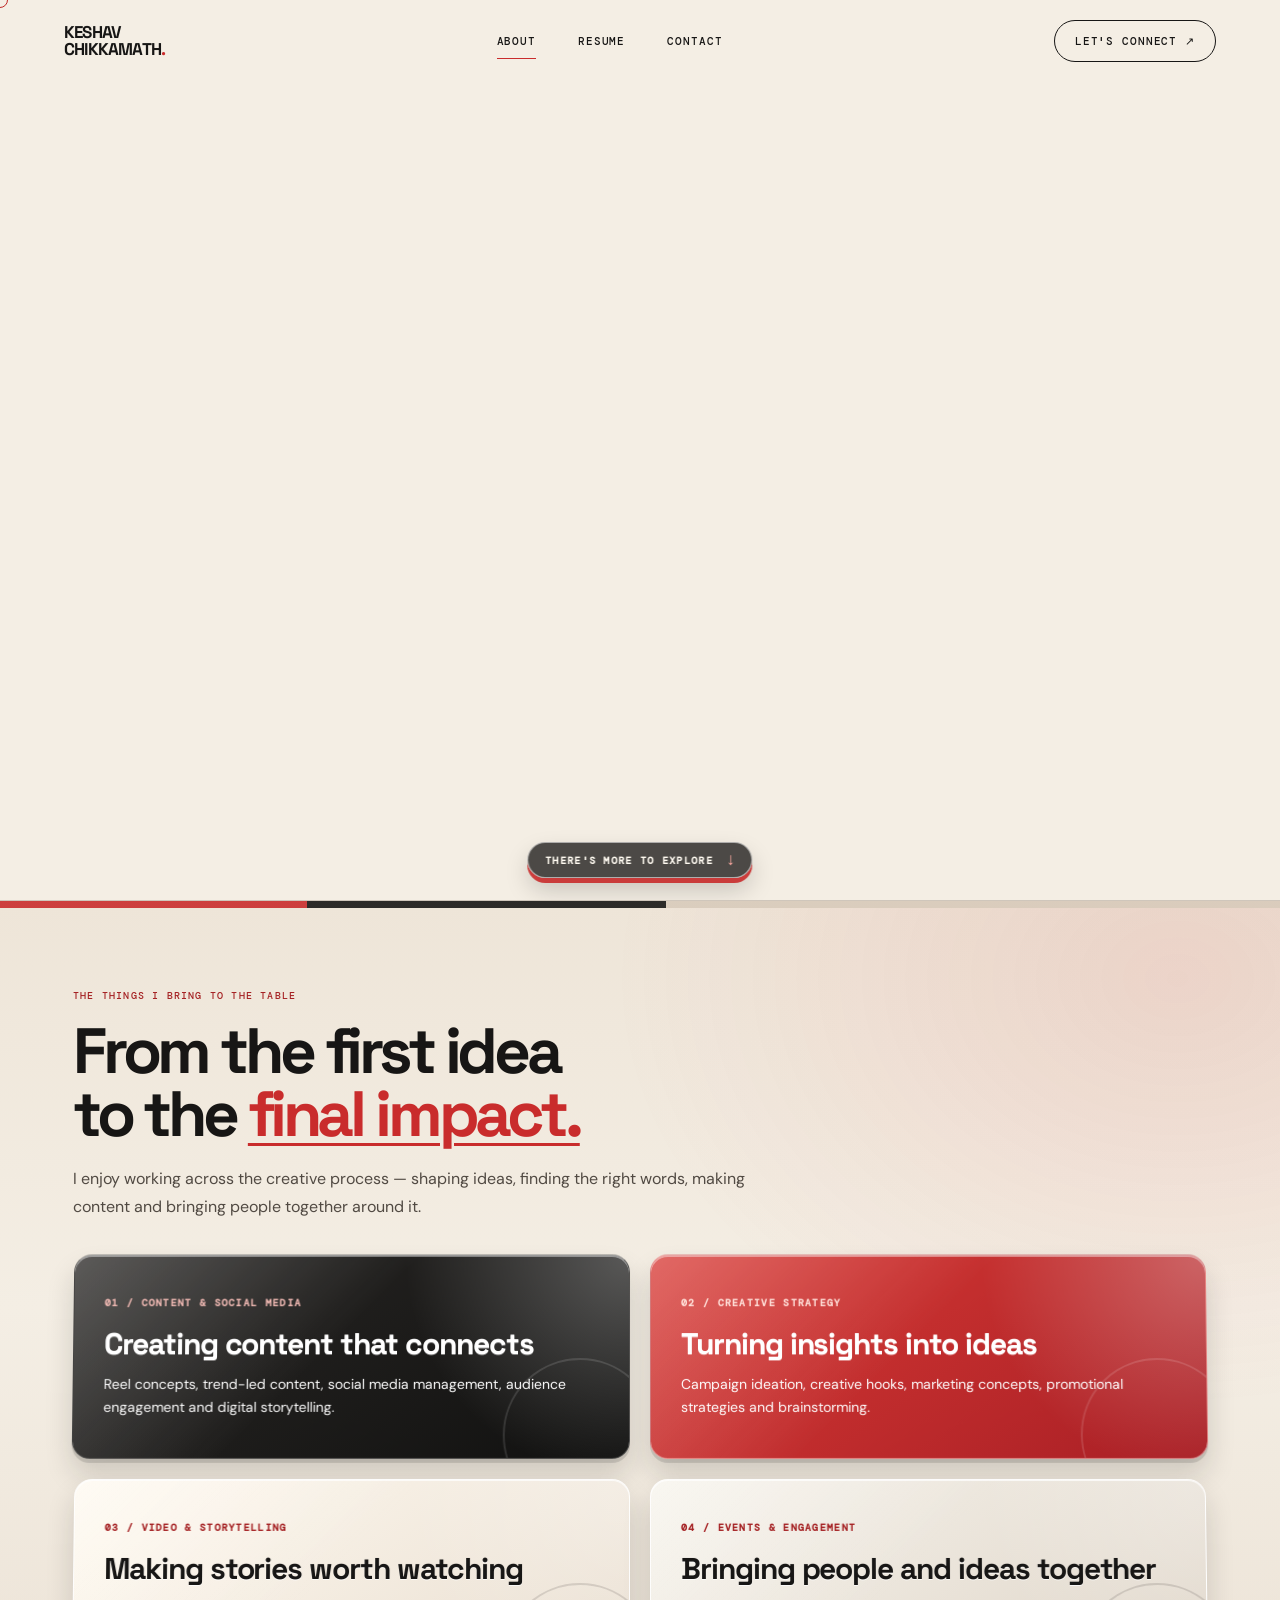
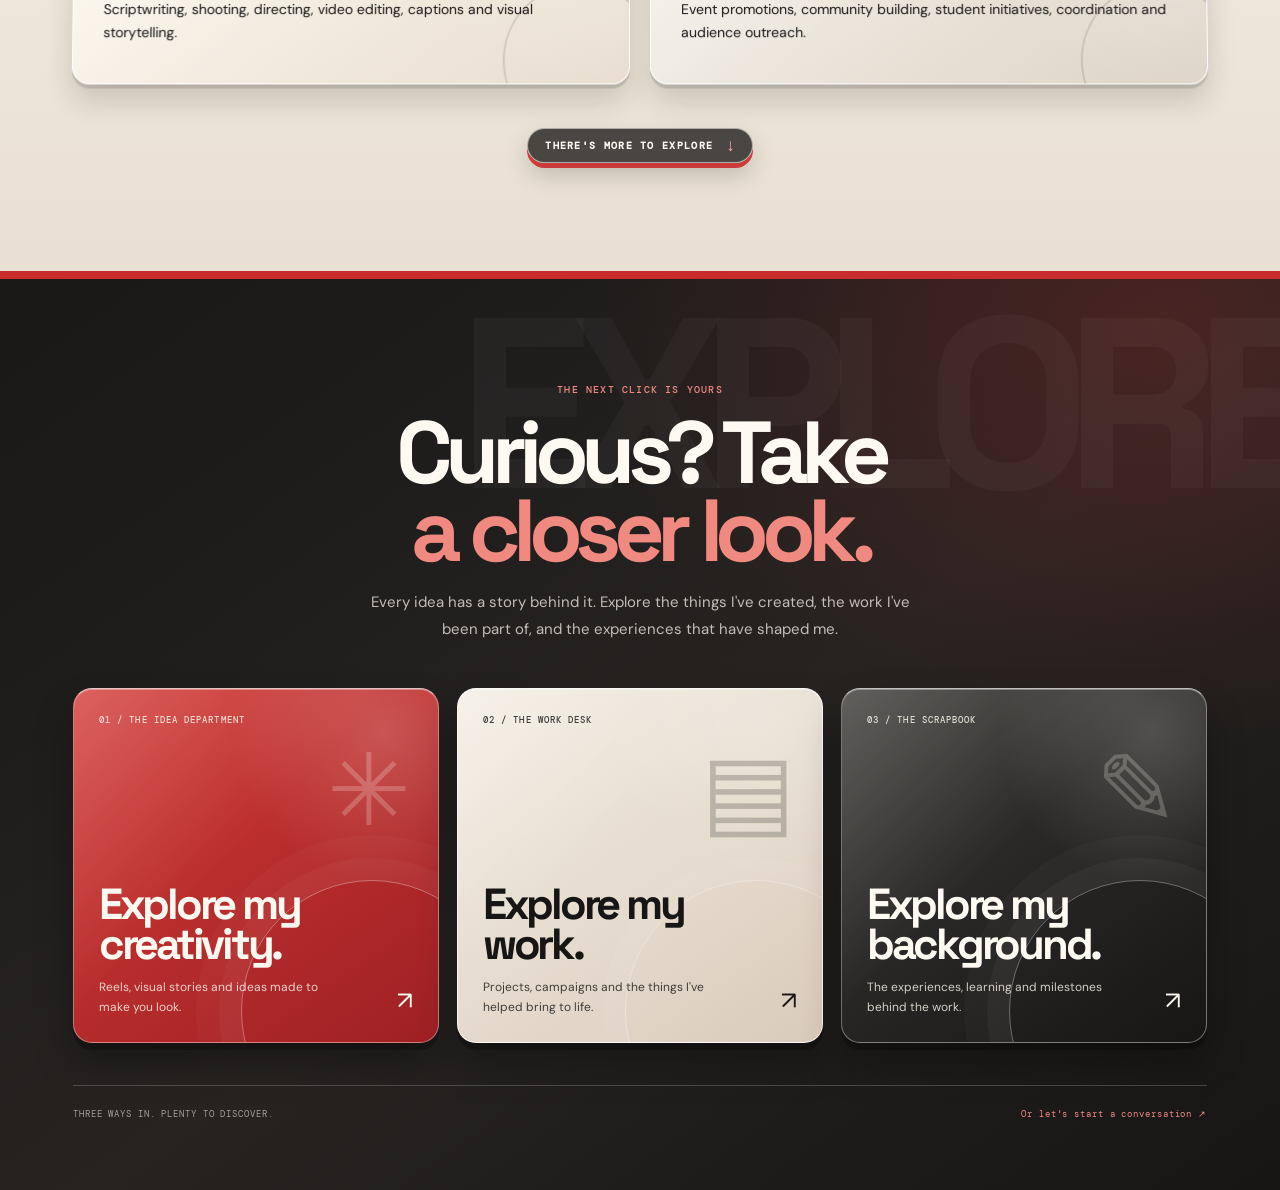
<file: index.html>
<!doctype html>
<html lang="en">
<head>
  <meta charset="utf-8"><meta name="viewport" content="width=device-width,initial-scale=1">
  <meta name="description" content="Keshav Chikkamath — Content Marketer, Brand Storyteller and aspiring Ad Filmmaker.">
  <meta name="theme-color" content="#f4eee4">
  <title>Keshav Chikkamath — Ideas. Impact. Inspiration.</title>
  <link rel="stylesheet" href="styles.css?v=20261125-visual-thread">
</head>
<body class="home-page">
  <div class="cursor-dot" aria-hidden="true"></div>
  <header class="site-header">
    <a class="wordmark" href="index.html">KESHAV<br>CHIKKAMATH<span>.</span></a>
    <nav aria-label="Main navigation">
      <a class="active" href="index.html">About</a><a href="resume.html">Resume</a><a href="contact.html">Contact</a>
    </nav>
    <button class="menu-toggle" aria-label="Toggle menu" aria-expanded="false">☰</button>
    <a class="header-cta" href="contact.html">Let's connect ↗</a>
  </header>

  <main>
  <section class="hero-stage video-hero">

    <video
      id="heroVideo"
      class="hero-video"
      autoplay
      muted
      loop
      playsinline
      preload="auto"
    >
      <source
        src="./Man_typing_on_laptop_71f9d0cd_1080p.mp4"
        type="video/mp4"
      >
    </video>

    <button class="hotspot video-hotspot brain-hotspot"
      data-href="creativity.html"
      data-sound
      aria-label="See my creativity">
      <span class="hotspot-label">See my creativity ↗</span>
    </button>

    <button class="hotspot video-hotspot laptop-hotspot"
      data-href="work.html"
      data-sound
      aria-label="See my work">
      <span class="hotspot-label">See my work ↗</span>
    </button>

    <button class="hotspot video-hotspot bag-hotspot"
      data-href="journey.html"
      data-sound
      aria-label="See my background">
      <span class="hotspot-label">See my background ↗</span>
    </button>

    <a class="scroll-invitation" href="#expertise" aria-label="Scroll down to explore my expertise">
      <span>There's more to explore</span>
      <span class="scroll-arrow" aria-hidden="true">↓</span>
    </a>

  </section>
  <section class="expertise-section" id="expertise">
    <div class="expertise-heading">
      <p class="eyebrow">THE THINGS I BRING TO THE TABLE</p>
      <h2>From the first idea<br>to the <em>final impact.</em></h2>
      <p>I enjoy working across the creative process — shaping ideas, finding the right words, making content and bringing people together around it.</p>
    </div>
    <div class="expertise-grid">
      <article class="expertise-card expertise-pink"><span>01 / CONTENT &amp; SOCIAL MEDIA</span><h3>Creating content that connects</h3><p>Reel concepts, trend-led content, social media management, audience engagement and digital storytelling.</p></article>
      <article class="expertise-card expertise-blue"><span>02 / CREATIVE STRATEGY</span><h3>Turning insights into ideas</h3><p>Campaign ideation, creative hooks, marketing concepts, promotional strategies and brainstorming.</p></article>
      <article class="expertise-card expertise-yellow"><span>03 / VIDEO &amp; STORYTELLING</span><h3>Making stories worth watching</h3><p>Scriptwriting, shooting, directing, video editing, captions and visual storytelling.</p></article>
      <article class="expertise-card expertise-lilac"><span>04 / EVENTS &amp; ENGAGEMENT</span><h3>Bringing people and ideas together</h3><p>Event promotions, community building, student initiatives, coordination and audience outreach.</p></article>
    </div>
    <div class="expertise-next">
      <a class="scroll-invitation expertise-scroll" href="#explore-more" aria-label="Continue to explore my work">
        <span>There's more to explore</span>
        <span class="scroll-arrow" aria-hidden="true">↓</span>
      </a>
    </div>
  </section>

  <section class="explore-section" id="explore-more">
    <div class="explore-heading">
      <p class="eyebrow">THE NEXT CLICK IS YOURS</p>
      <h2>Curious? Take<br><em>a closer look.</em></h2>
      <p>Every idea has a story behind it. Explore the things I've created, the work I've been part of, and the experiences that have shaped me.</p>
    </div>
    <div class="explore-grid">
      <a class="explore-card explore-creative" href="creativity.html">
        <span class="explore-index">01 / THE IDEA DEPARTMENT</span>
        <span class="explore-symbol" aria-hidden="true">✳</span>
        <span class="explore-copy"><strong>Explore my<br>creativity.</strong><small>Reels, visual stories and ideas made to make you look.</small></span>
        <span class="explore-arrow" aria-hidden="true">↗</span>
      </a>
      <a class="explore-card explore-work" href="work.html">
        <span class="explore-index">02 / THE WORK DESK</span>
        <span class="explore-symbol" aria-hidden="true">▤</span>
        <span class="explore-copy"><strong>Explore my<br>work.</strong><small>Projects, campaigns and the things I've helped bring to life.</small></span>
        <span class="explore-arrow" aria-hidden="true">↗</span>
      </a>
      <a class="explore-card explore-background" href="journey.html">
        <span class="explore-index">03 / THE SCRAPBOOK</span>
        <span class="explore-symbol" aria-hidden="true">✎</span>
        <span class="explore-copy"><strong>Explore my<br>background.</strong><small>The experiences, learning and milestones behind the work.</small></span>
        <span class="explore-arrow" aria-hidden="true">↗</span>
      </a>
    </div>
    <div class="explore-footer-note"><span>THREE WAYS IN. PLENTY TO DISCOVER.</span><a href="contact.html">Or let's start a conversation ↗</a></div>
  </section>
  </main>
  <script src="script.js"></script>
</body>
</html>
</file>
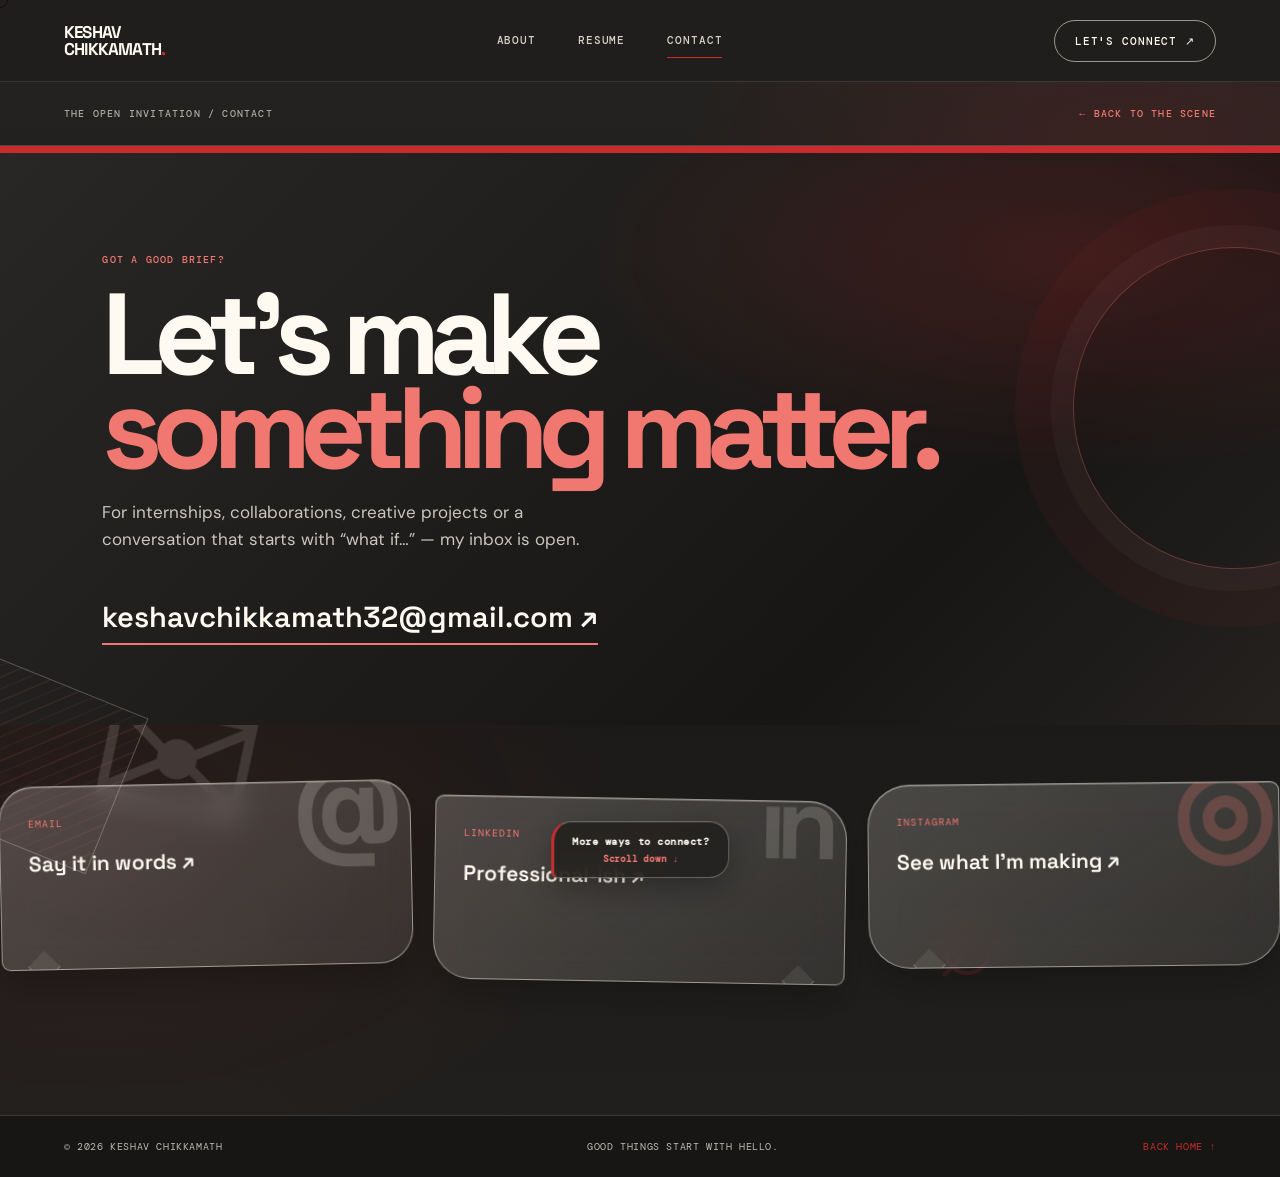
<file: contact.html>
<!doctype html>
<html lang="en"><head><meta charset="utf-8"><meta name="viewport" content="width=device-width,initial-scale=1"><meta name="description" content="Contact Keshav Chikkamath for creative projects and opportunities."><title>Contact — Keshav Chikkamath</title><link rel="stylesheet" href="styles.css?v=20261125-contact-red-hover"></head>
<body class="portfolio-inner-body"><div class="cursor-dot" aria-hidden="true"></div>
<header class="site-header"><a class="wordmark" href="index.html">KESHAV<br>CHIKKAMATH<span>.</span></a><nav aria-label="Main navigation"><a href="index.html">About</a><a href="resume.html">Resume</a><a class="active" href="contact.html">Contact</a></nav><button class="menu-toggle" aria-label="Toggle menu" aria-expanded="false">☰</button><a class="header-cta" href="mailto:keshavchikkamath32@gmail.com">Let's connect ↗</a></header>
<main class="inner-page contact-page">
  <div class="contact-orbitals" aria-hidden="true"><span class="contact-symbol phone-symbol">☎</span><span class="contact-symbol mail-symbol">✉</span><span class="contact-symbol phone-small">⌕</span><span class="contact-symbol mail-small">＠</span></div>
  <div class="page-topline"><span>THE OPEN INVITATION / CONTACT</span><a href="index.html">← Back to the scene</a></div>
  <section class="contact-hero"><p class="eyebrow">GOT A GOOD BRIEF?</p><h1>Let's make<br><em>something matter.</em></h1><p>For internships, collaborations, creative projects or a conversation that starts with “what if…” — my inbox is open.</p><a class="email-big" href="mailto:keshavchikkamath32@gmail.com">keshavchikkamath32@gmail.com ↗</a></section>
  <a class="contact-scroll-prompt" href="#contact-options">More ways to connect? <span>Scroll down ↓</span></a>
  <section class="contact-links" id="contact-options"><a href="mailto:keshavchikkamath32@gmail.com"><span>EMAIL</span><b>Say it in words ↗</b></a><a href="https://www.linkedin.com/in/keshav-chikkamath-411892360/" target="_blank" rel="noopener"><span>LINKEDIN</span><b>Professional-ish ↗</b></a><a href="https://www.instagram.com/keshav_chikkamath/" target="_blank" rel="noopener"><span>INSTAGRAM</span><b>See what I'm making ↗</b></a></section>
</main><footer class="site-footer"><span>© <span data-year></span> Keshav Chikkamath</span><span>Good things start with hello.</span><a href="index.html">Back home ↑</a></footer><script src="script.js"></script></body></html>
</file>
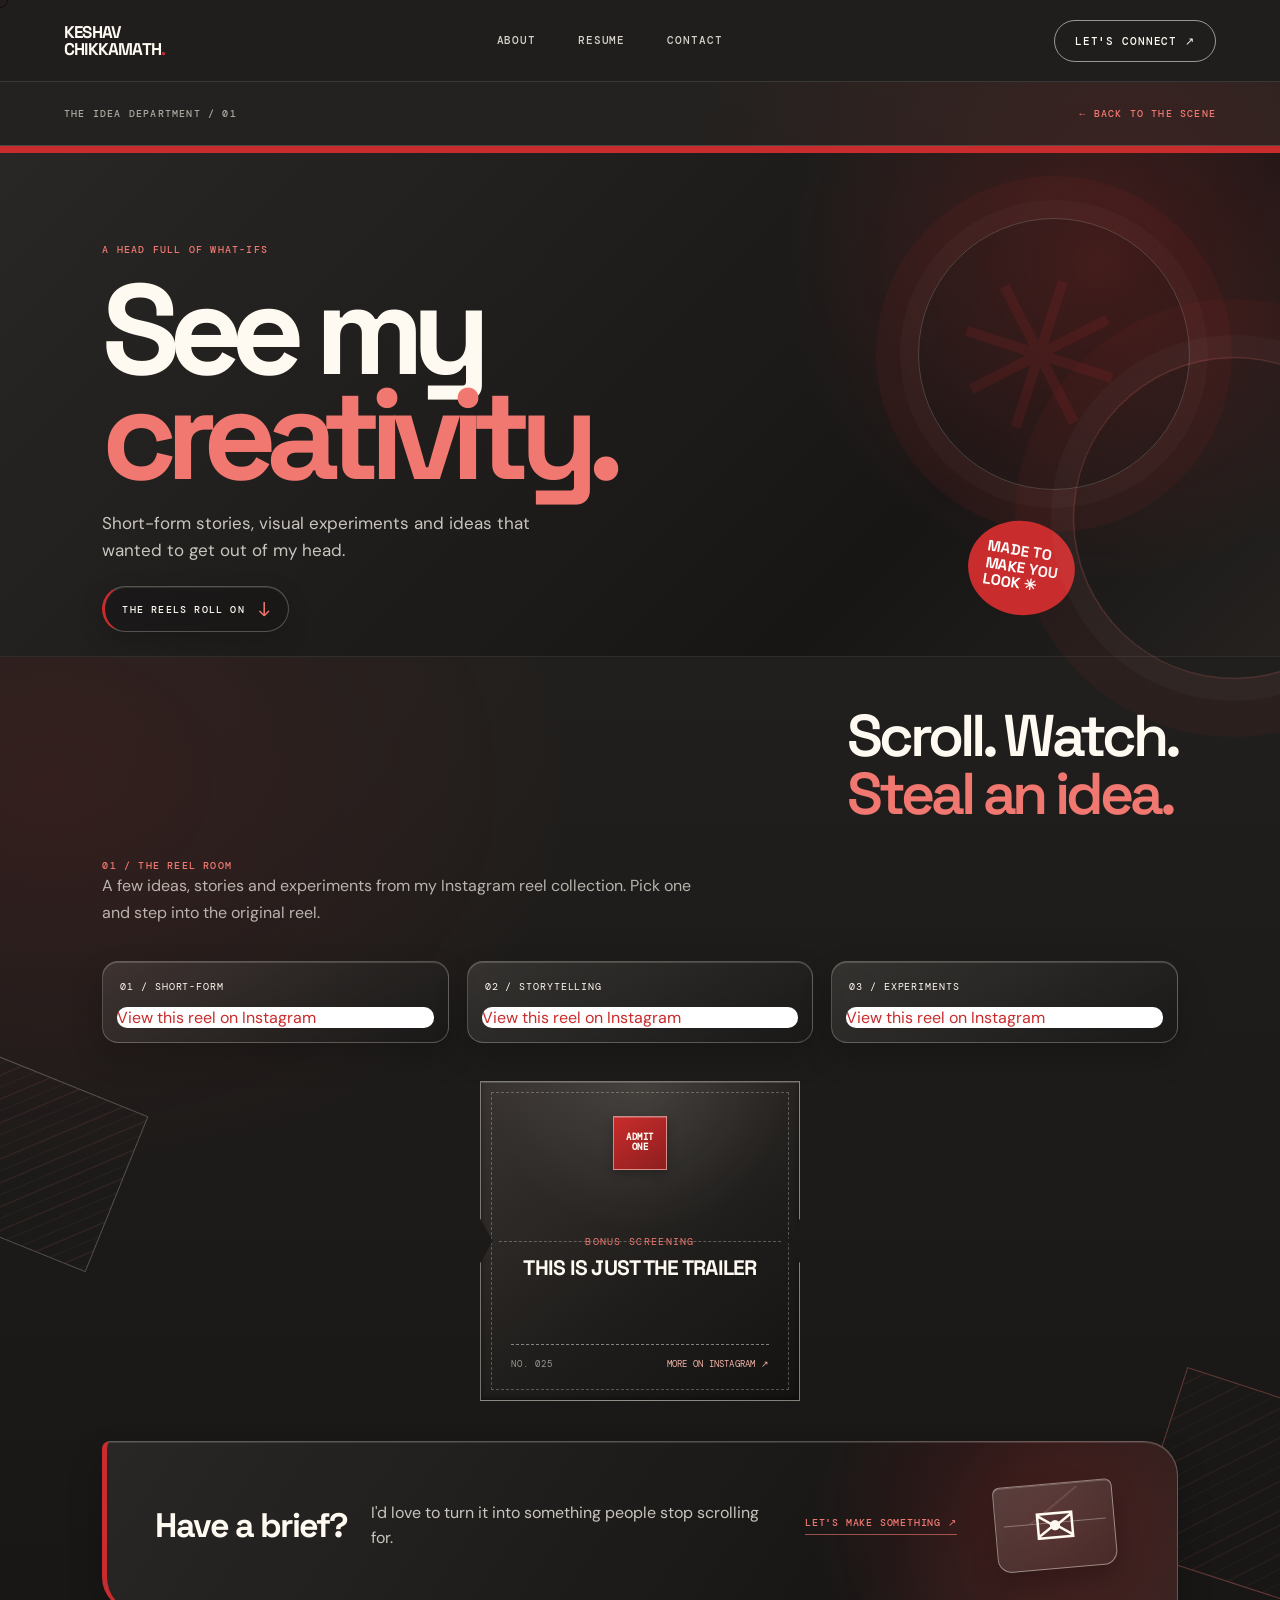
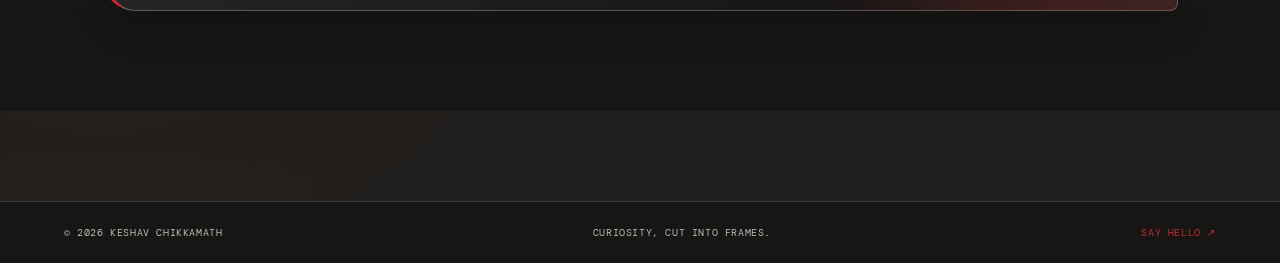
<file: creativity.html>
<!doctype html>
<html lang="en"><head><meta charset="utf-8"><meta name="viewport" content="width=device-width,initial-scale=1"><meta name="description" content="Creative work, reels and ideas by Keshav Chikkamath."><title>See My Creativity — Keshav Chikkamath</title><link rel="stylesheet" href="styles.css?v=20261125-square-ticket"></head>
<body class="portfolio-inner-body"><div class="cursor-dot" aria-hidden="true"></div>
<header class="site-header"><a class="wordmark" href="index.html">KESHAV<br>CHIKKAMATH<span>.</span></a><nav aria-label="Main navigation"><a href="index.html">About</a><a href="resume.html">Resume</a><a href="contact.html">Contact</a></nav><button class="menu-toggle" aria-label="Toggle menu" aria-expanded="false">☰</button><a class="header-cta" href="contact.html">Let's connect ↗</a></header>
<main class="inner-page creativity-page">
  <div class="page-topline"><span>THE IDEA DEPARTMENT / 01</span><a href="index.html">← Back to the scene</a></div>
  <section class="page-hero creative-hero"><p class="eyebrow">A HEAD FULL OF WHAT-IFS</p><h1>See my<br><em>creativity.</em></h1><p>Short-form stories, visual experiments and ideas that wanted to get out of my head.</p><div class="sticker">MADE TO<br>MAKE YOU<br>LOOK ✳</div><a class="page-scroll-cue" href="#reel-room" aria-label="Scroll to the reels">The Reels Roll On <span>↓</span></a></section>
  <section class="content-section" id="reel-room">
    <div class="section-heading"><div class="section-kicker">01 / THE REEL ROOM</div><h2>Scroll. Watch.<br><span>Steal an idea.</span></h2></div>
    <p class="section-intro">A few ideas, stories and experiments from my Instagram reel collection. Pick one and step into the original reel.</p>
    <div class="reel-grid reel-embed-grid">
      <article class="reel-tile reel-one reel-embed-card">
        <span class="reel-tag">01 / SHORT-FORM</span>
        <blockquote class="instagram-media" data-instgrm-permalink="https://www.instagram.com/reel/Df1xe6HPngt/" data-instgrm-version="14">
          <a href="https://www.instagram.com/reel/Df1xe6HPngt/?evlk=MWNra3trMGZtb256Mg==" target="_blank" rel="noopener noreferrer">View this reel on Instagram</a>
        </blockquote>
      </article>
      <article class="reel-tile reel-two reel-embed-card">
        <span class="reel-tag">02 / STORYTELLING</span>
        <blockquote class="instagram-media" data-instgrm-permalink="https://www.instagram.com/reel/DQKGvNmjykV/" data-instgrm-version="14">
          <a href="https://www.instagram.com/reel/DQKGvNmjykV/?hvrq=NWM3dDk5c3oxajZ0" target="_blank" rel="noopener noreferrer">View this reel on Instagram</a>
        </blockquote>
      </article>
      <article class="reel-tile reel-three reel-embed-card">
        <span class="reel-tag">03 / EXPERIMENTS</span>
        <blockquote class="instagram-media" data-instgrm-permalink="https://www.instagram.com/reel/DXwi8I1sDtD/" data-instgrm-version="14">
          <a href="https://www.instagram.com/reel/DXwi8I1sDtD/?bqrl=MWkydno4OGJ2MXdyaw==" target="_blank" rel="noopener noreferrer">View this reel on Instagram</a>
        </blockquote>
      </article>
    </div>
    <script async src="https://www.instagram.com/embed.js"></script>
    <a class="movie-ticket" href="https://www.instagram.com/keshav_chikkamath/" target="_blank" rel="noopener noreferrer" aria-label="This is just the trailer. More on Instagram."><span class="ticket-admit">ADMIT<br>ONE</span><span class="ticket-main"><span class="ticket-kicker">BONUS SCREENING</span><span class="ticket-title">THIS IS JUST THE TRAILER</span></span><span class="ticket-stub"><span class="ticket-serial">NO. 025</span><span class="ticket-cta">MORE ON INSTAGRAM ↗</span></span></a>
    <div class="note-card mailbox-note"><strong>Have a brief?</strong><span>I'd love to turn it into something people stop scrolling for.</span><a href="mailto:keshavchikkamath32@gmail.com">Let's make something ↗</a><span class="mailbox-mark" aria-hidden="true">✉</span></div>
  </section>
</main>
<footer class="site-footer"><span>© <span data-year></span> Keshav Chikkamath</span><span>Curiosity, cut into frames.</span><a href="contact.html">Say hello ↗</a></footer><script src="script.js"></script></body></html>
</file>
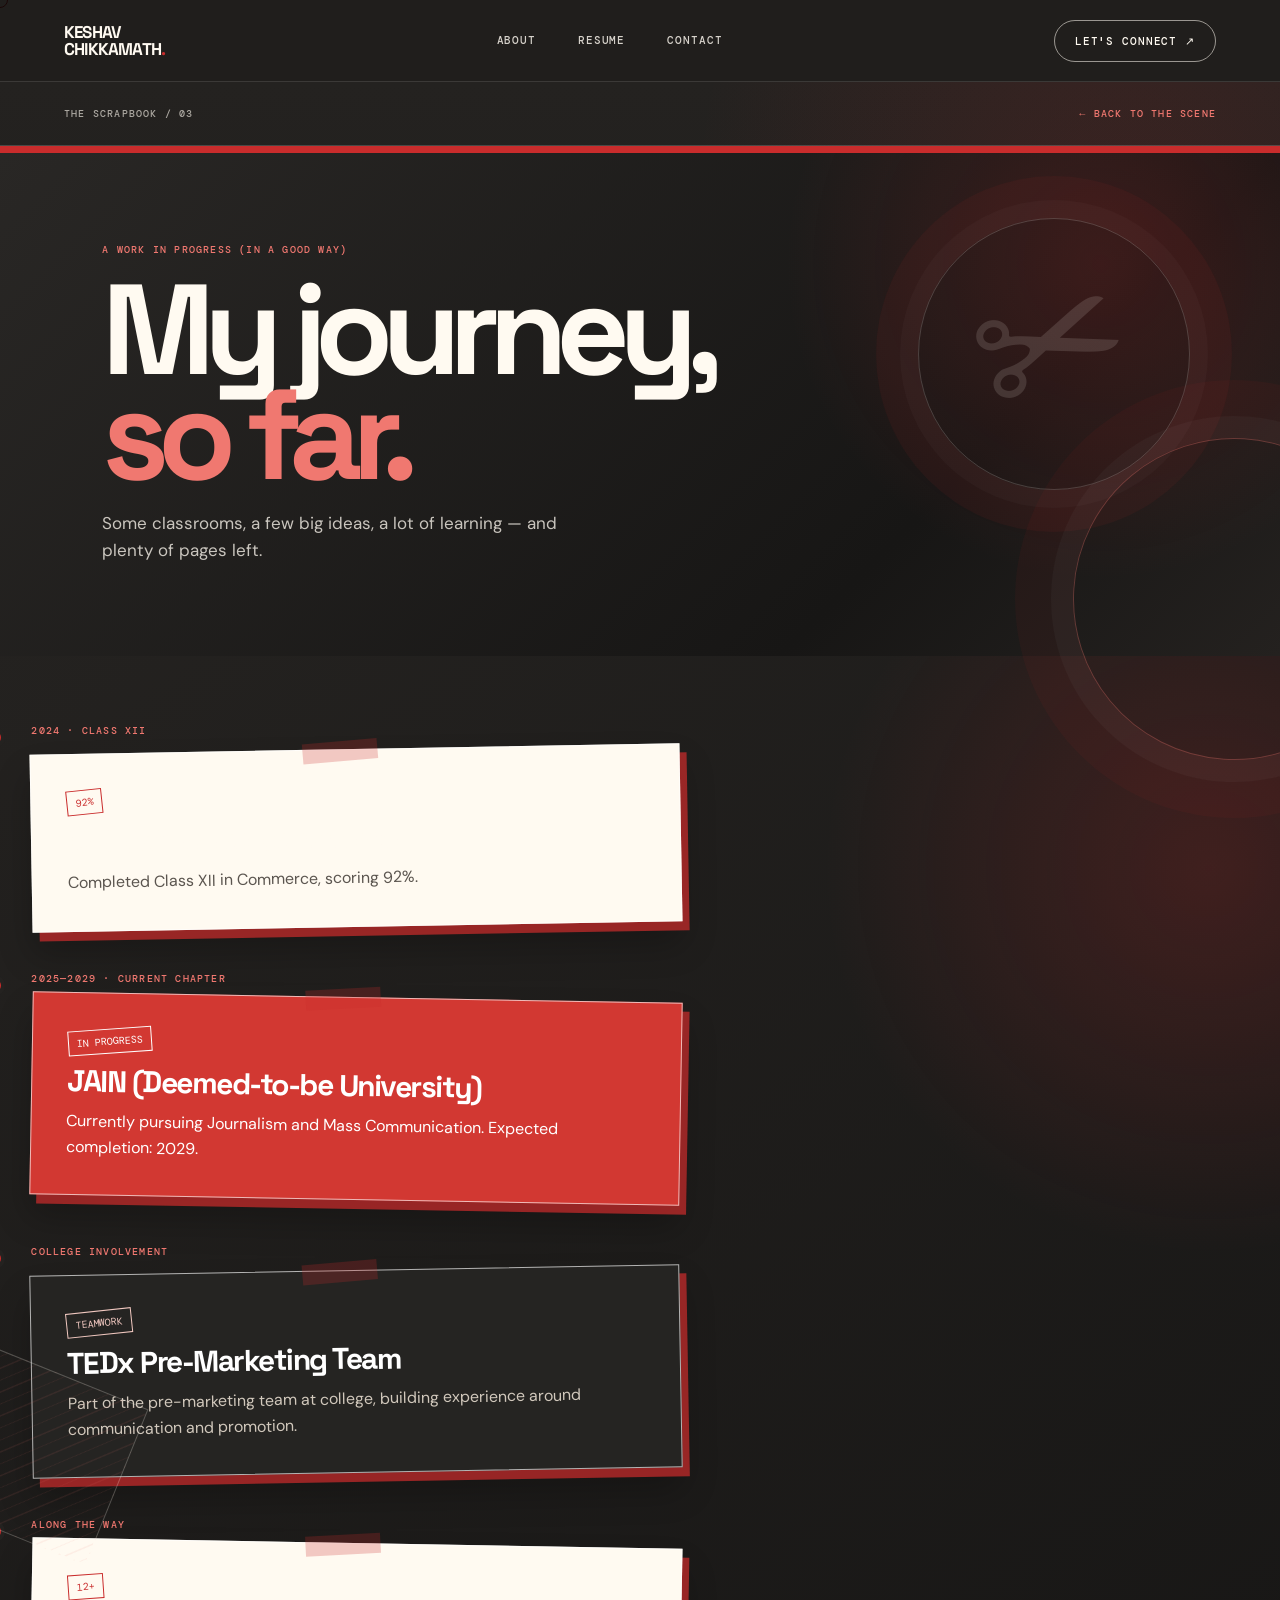
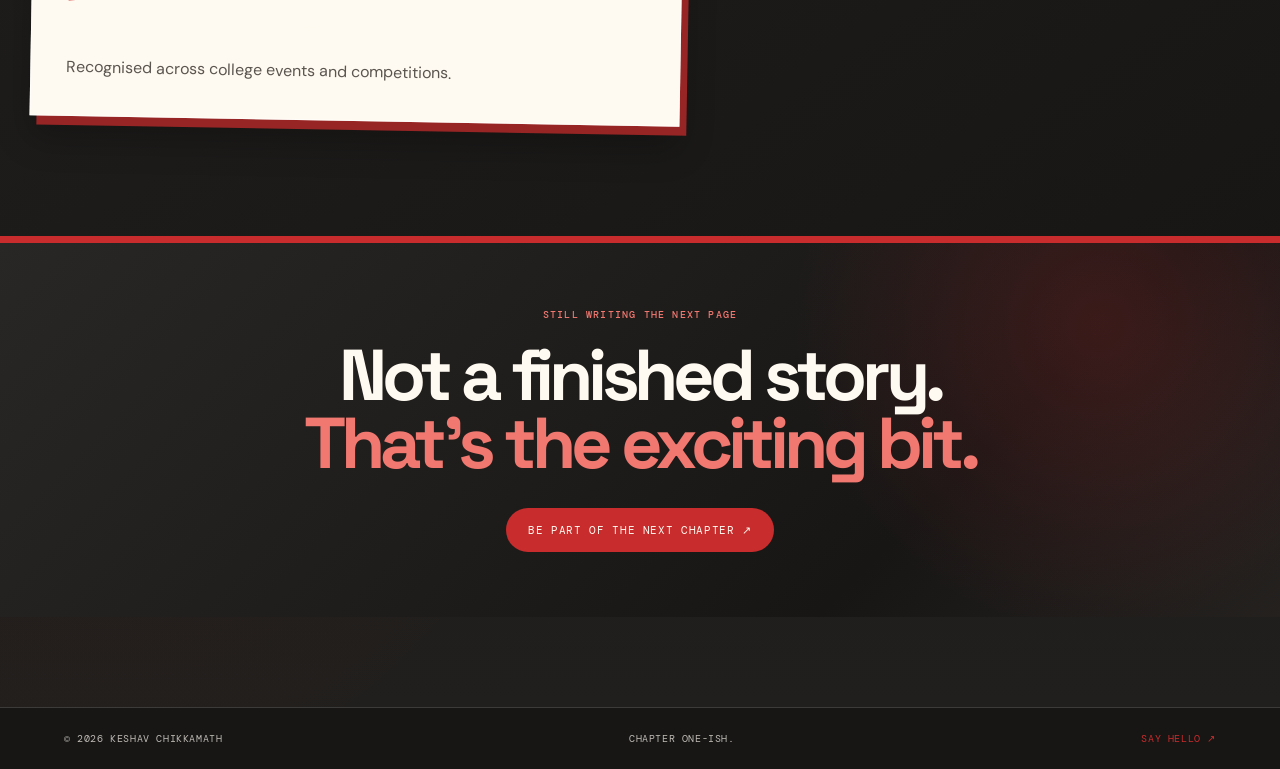
<file: journey.html>
<!doctype html>
<html lang="en"><head><meta charset="utf-8"><meta name="viewport" content="width=device-width,initial-scale=1"><meta name="description" content="Education and personal journey of Keshav Chikkamath."><title>My Journey — Keshav Chikkamath</title><link rel="stylesheet" href="styles.css?v=20261125-readability-fix"></head>
<body class="portfolio-inner-body"><div class="cursor-dot" aria-hidden="true"></div>
<header class="site-header"><a class="wordmark" href="index.html">KESHAV<br>CHIKKAMATH<span>.</span></a><nav aria-label="Main navigation"><a href="index.html">About</a><a href="resume.html">Resume</a><a href="contact.html">Contact</a></nav><button class="menu-toggle" aria-label="Toggle menu" aria-expanded="false">☰</button><a class="header-cta" href="contact.html">Let's connect ↗</a></header>
<main class="inner-page">
  <div class="page-topline"><span>THE SCRAPBOOK / 03</span><a href="index.html">← Back to the scene</a></div>
  <section class="page-hero journey-hero"><p class="eyebrow">A WORK IN PROGRESS (IN A GOOD WAY)</p><h1>My journey,<br><em>so far.</em></h1><p>Some classrooms, a few big ideas, a lot of learning — and plenty of pages left.</p></section>
  <section class="timeline">
    <article class="timeline-item"><span class="timeline-date">2024 · CLASS XII</span><div class="timeline-paper"><span class="paper-stamp">92%</span><h2>KLE College of Commerce</h2><p>Completed Class XII in Commerce, scoring 92%.</p><span class="tape"></span></div></article>
    <article class="timeline-item"><span class="timeline-date">2025—2029 · CURRENT CHAPTER</span><div class="timeline-paper paper-red"><span class="paper-stamp">IN PROGRESS</span><h2>JAIN (Deemed-to-be University)</h2><p>Currently pursuing Journalism and Mass Communication. Expected completion: 2029.</p><span class="tape"></span></div></article>
    <article class="timeline-item"><span class="timeline-date">COLLEGE INVOLVEMENT</span><div class="timeline-paper paper-dark"><span class="paper-stamp">TEAMWORK</span><h2>TEDx Pre-Marketing Team</h2><p>Part of the pre-marketing team at college, building experience around communication and promotion.</p><span class="tape"></span></div></article>
    <article class="timeline-item"><span class="timeline-date">ALONG THE WAY</span><div class="timeline-paper"><span class="paper-stamp">12+</span><h2>Awards & recognition</h2><p>Recognised across college events and competitions.</p><span class="tape"></span></div></article>
  </section>
  <section class="closing-note"><p class="eyebrow">STILL WRITING THE NEXT PAGE</p><h2>Not a finished story.<br><em>That's the exciting bit.</em></h2><a class="button-link" href="contact.html">Be part of the next chapter ↗</a></section>
</main>
<footer class="site-footer"><span>© <span data-year></span> Keshav Chikkamath</span><span>Chapter one-ish.</span><a href="contact.html">Say hello ↗</a></footer><script src="script.js"></script></body></html>
</file>
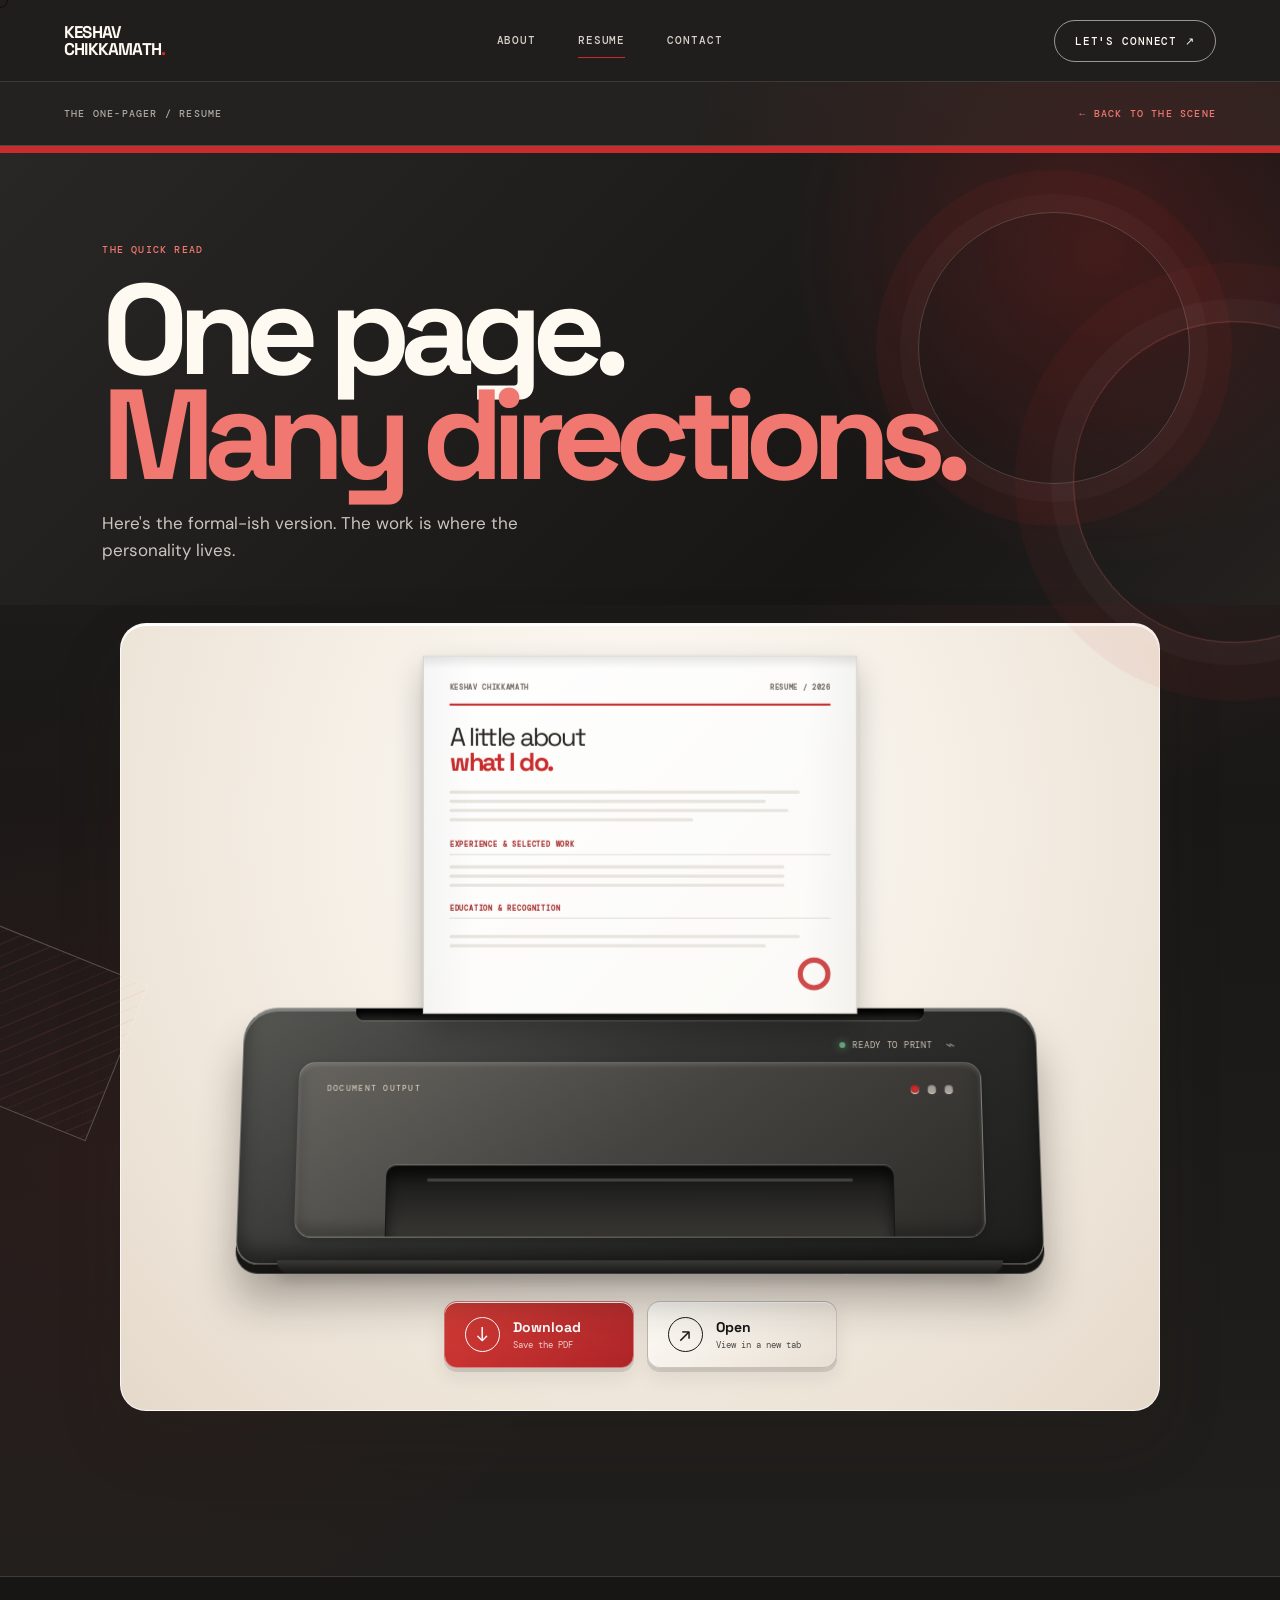
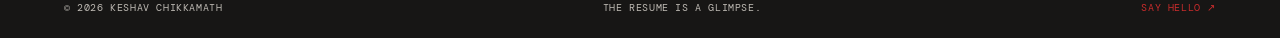
<file: resume.html>
<!doctype html>
<html lang="en"><head><meta charset="utf-8"><meta name="viewport" content="width=device-width,initial-scale=1"><meta name="description" content="View and download Keshav Chikkamath's resume."><title>Resume — Keshav Chikkamath</title><link rel="stylesheet" href="styles.css?v=20261125-readability-fix"><style>
/* Larger, more dimensional printer treatment */
.resume-page .printer-stage{max-width:1040px!important;padding:38px 34px 42px!important;background:radial-gradient(ellipse at 50% 25%,#fffdf8 0%,#eee5d9 72%,#e5d9ca 100%)!important;box-shadow:0 28px 65px rgba(46,35,24,.16),inset 0 2px 0 #fff!important}
.resume-page .printer-scene{width:min(100%,760px)!important;height:525px!important;perspective:1200px!important}
.resume-page .printer-paper{flex:0 0 340px!important;width:54%!important;height:340px!important;box-shadow:0 8px 22px rgba(0,0,0,.2),inset 0 0 0 1px rgba(255,255,255,.9)!important;transform:translateZ(18px)!important}
.resume-page .printer-paper:before{content:"";position:absolute;z-index:2;left:0;right:0;top:0;height:12px;background:linear-gradient(180deg,rgba(0,0,0,.09),transparent);pointer-events:none}
.resume-page .printer-machine{flex:0 0 255px!important;height:255px!important;min-height:255px!important;margin-top:-5px!important;transform:perspective(1100px) rotateX(3deg) translateZ(0)!important;border:1px solid #aaa39a!important;border-top-color:#fff!important;border-radius:30px 30px 20px 20px!important;background:linear-gradient(155deg,#fffefa 0%,#f1eee8 20%,#d8d3cb 62%,#b8b2a9 100%)!important;box-shadow:0 28px 32px rgba(31,26,21,.27),0 7px 0 #aaa39a,inset 0 3px 0 rgba(255,255,255,.98),inset 0 -9px 16px rgba(0,0,0,.12)!important}
.resume-page .printer-top-slot{height:12px!important;left:14%!important;width:72%!important;background:linear-gradient(#171615,#48443f)!important;box-shadow:inset 0 3px 5px #000,0 2px 3px rgba(255,255,255,.8)!important}
.resume-page .printer-display{top:26px!important;right:10%!important;font-size:9px!important}
.resume-page .printer-front{top:54px!important;bottom:25px!important;border-radius:17px!important;background:linear-gradient(145deg,#fffefa 0%,#e9e5de 48%,#d0cbc3 100%)!important;box-shadow:inset 0 3px 8px rgba(255,255,255,.98),inset 0 -5px 10px rgba(0,0,0,.08),0 5px 10px rgba(0,0,0,.08)!important}
.resume-page .printer-brand{left:28px!important;top:20px!important;font-size:19px!important}
.resume-page .printer-brand span{font-size:9px!important}
.resume-page .printer-output{height:70px!important;left:13%!important;right:13%!important;background:linear-gradient(180deg,#aaa49b,#dcd7cf)!important;box-shadow:inset 0 7px 12px rgba(0,0,0,.22),0 -2px 0 rgba(255,255,255,.75)!important;border-radius:10px 10px 0 0!important}
.resume-page .printer-output-shadow{top:12px!important;height:3px!important;background:rgba(0,0,0,.28)!important}
.resume-page .printer-controls{right:28px!important;top:22px!important;gap:9px!important}
.resume-page .printer-controls span{width:8px!important;height:8px!important;box-shadow:inset 0 1px 2px rgba(0,0,0,.28),0 1px 1px rgba(255,255,255,.9)!important}
.resume-page .printer-foot{height:13px!important;bottom:-10px!important;background:linear-gradient(#bdb7ae,#8f8981)!important;box-shadow:0 7px 12px rgba(0,0,0,.15)!important}
.resume-page .printer-caption{margin-top:22px!important}
@media(max-width:600px){
 .resume-page .printer-stage{padding:24px 12px 30px!important}
 .resume-page .printer-scene{height:395px!important}
 .resume-page .printer-paper{flex-basis:235px!important;width:68%!important;height:235px!important}
 .resume-page .printer-paper-preview iframe{height:760px!important}
 .resume-page .printer-machine{flex-basis:175px!important;height:175px!important;min-height:175px!important}
 .resume-page .printer-front{top:43px!important;bottom:18px!important}
 .resume-page .printer-brand{left:14px!important;top:15px!important;font-size:15px!important}
 .resume-page .printer-brand span{font-size:7px!important}
 .resume-page .printer-display{top:17px!important;right:7%!important;font-size:7px!important}
 .resume-page .printer-output{height:48px!important}
 .resume-page .printer-controls{right:14px!important;top:16px!important}
}

/* Refined sculptural printer + a non-interactive, clickable paper preview */
.resume-page .printer-scene { height: 550px!important; width:min(100%,800px)!important; }
.resume-page .printer-paper {
  display:block!important; position:relative!important; z-index:3!important;
  flex:0 0 350px!important; width:53%!important; height:350px!important;
  color:#242321!important; text-decoration:none!important; cursor:pointer!important;
  overflow:hidden!important; border:1px solid #d7d0c5!important;
  box-shadow:0 15px 30px rgba(0,0,0,.24),0 3px 6px rgba(0,0,0,.12),inset 0 0 0 5px #fff!important;
  transform:translateZ(28px)!important; transition:transform .25s ease,box-shadow .25s ease!important;
}
.resume-page .printer-paper:hover {
  transform:translateY(-7px) translateZ(34px)!important;
  box-shadow:0 22px 38px rgba(0,0,0,.27),0 3px 6px rgba(0,0,0,.12),inset 0 0 0 5px #fff!important;
}
.resume-page .printer-paper-preview {
  position:absolute!important; inset:0!important; padding:25px 25px 18px!important;
  display:flex!important; flex-direction:column!important; background:linear-gradient(135deg,#fff 0%,#fbfaf7 100%)!important;
  pointer-events:none!important; text-align:left!important;
}
.paper-preview-top { display:flex; justify-content:space-between; gap:8px; font:600 7px var(--mono); letter-spacing:.08em; color:#746d64; }
.paper-preview-rule { height:2px; margin:12px 0 18px; background:#c92c2c; width:100%; }
.paper-preview-heading { font:400 25px/.98 var(--display); letter-spacing:-.06em; color:#262320; }
.paper-preview-heading strong { color:#c92c2c; font-weight:700; }
.paper-preview-lines { display:grid; gap:6px; margin:16px 0 18px; }
.paper-preview-lines i { display:block; height:3px; width:92%; background:#e8e4de; border-radius:3px; }
.paper-preview-lines i:nth-child(2) { width:83%; }
.paper-preview-lines i:nth-child(3) { width:89%; }
.paper-preview-lines i:nth-child(4) { width:64%; }
.paper-preview-lines.short { margin:10px 0 16px; }
.paper-preview-lines.short i { width:88%; }
.paper-preview-section { font:600 7px var(--mono); letter-spacing:.1em; color:#a52b2b; border-bottom:1px solid #e5ded4; padding-bottom:5px; }
.paper-preview-accent { position:absolute; right:25px; bottom:22px; width:32px; height:32px; border:5px solid #c92c2c; border-radius:50%; opacity:.85; }
.resume-page .printer-machine {
  background:linear-gradient(145deg,#565653 0%,#333331 42%,#1d1d1c 100%)!important;
  border:1px solid #777570!important; border-top-color:#aaa8a2!important;
  border-radius:34px 34px 22px 22px!important;
  box-shadow:0 35px 42px rgba(22,19,16,.32),0 9px 0 #171716, inset 0 3px 0 rgba(255,255,255,.28),inset 0 -12px 18px rgba(0,0,0,.42)!important;
}
.resume-page .printer-top-slot { background:linear-gradient(#090909,#242423)!important; box-shadow:inset 0 4px 7px #000,0 1px 0 rgba(255,255,255,.22)!important; }
.resume-page .printer-front {
  background:linear-gradient(145deg,#65645f 0%,#454440 48%,#2d2c29 100%)!important;
  border:1px solid rgba(255,255,255,.2)!important;
  box-shadow:inset 0 2px 5px rgba(255,255,255,.16),inset 0 -8px 14px rgba(0,0,0,.25),0 3px 8px rgba(0,0,0,.22)!important;
}
.resume-page .printer-brand { left:28px!important; top:20px!important; color:#e8e3da!important; letter-spacing:.14em!important; }
.resume-page .printer-brand span { color:#d4c9b9!important; font:500 8px var(--mono)!important; letter-spacing:.16em!important; }
.resume-page .printer-display { color:#d0c8bb!important; }
.resume-page .printer-output {
  background:linear-gradient(180deg,#151514,#383733)!important;
  border-color:#171716!important; box-shadow:inset 0 8px 14px rgba(0,0,0,.65),0 -1px 0 rgba(255,255,255,.18)!important;
}
.resume-page .printer-output-shadow { background:rgba(255,255,255,.18)!important; }
.resume-page .printer-controls span { background:#a7a197!important; }
.resume-page .printer-controls span:first-child { background:#c92c2c!important; }
.resume-page .printer-foot { background:linear-gradient(#3a3936,#171716)!important; }
@media(max-width:600px) {
 .resume-page .printer-scene { height:410px!important; }
 .resume-page .printer-paper { flex-basis:245px!important; width:68%!important; height:245px!important; }
 .resume-page .printer-paper-preview { padding:18px 17px 14px!important; }
 .paper-preview-heading { font-size:19px; }
 .paper-preview-top { font-size:6px; }
 .resume-page .printer-machine { flex-basis:175px!important; height:175px!important; min-height:175px!important; }
 .resume-page .printer-brand { left:14px!important; top:15px!important; }
}
</style>
</head>
<body class="portfolio-inner-body"><div class="cursor-dot" aria-hidden="true"></div>
<header class="site-header"><a class="wordmark" href="index.html">KESHAV<br>CHIKKAMATH<span>.</span></a><nav aria-label="Main navigation"><a href="index.html">About</a><a class="active" href="resume.html">Resume</a><a href="contact.html">Contact</a></nav><button class="menu-toggle" aria-label="Toggle menu" aria-expanded="false">☰</button><a class="header-cta" href="contact.html">Let's connect ↗</a></header>
<main class="inner-page resume-page">
  <div class="page-topline"><span>THE ONE-PAGER / RESUME</span><a href="index.html">← Back to the scene</a></div>
  <section class="page-hero resume-hero"><p class="eyebrow">THE QUICK READ</p><h1>One page.<br><em>Many directions.</em></h1><p>Here's the formal-ish version. The work is where the personality lives.</p></section>
  <section class="printer-stage" aria-label="Resume preview and actions">
    <div class="printer-scene">
      <a class="printer-paper" href="./keshav-resume.pdf" target="_blank" rel="noopener noreferrer" aria-label="Open the full resume PDF in a new tab">
        <div class="printer-paper-preview" aria-hidden="true">
          <div class="paper-preview-top"><span>KESHAV CHIKKAMATH</span><span>RESUME / 2026</span></div>
          <div class="paper-preview-rule"></div>
          <div class="paper-preview-heading">A little about<br><strong>what I do.</strong></div>
          <div class="paper-preview-lines"><i></i><i></i><i></i><i></i></div>
          <div class="paper-preview-section">EXPERIENCE &amp; SELECTED WORK</div>
          <div class="paper-preview-lines short"><i></i><i></i><i></i></div>
          <div class="paper-preview-section">EDUCATION &amp; RECOGNITION</div>
          <div class="paper-preview-lines"><i></i><i></i></div>
          <span class="paper-preview-accent"></span>
        </div>
      </a>
      <div class="printer-machine">
        <div class="printer-top-slot"></div>
        <div class="printer-display"><span class="printer-status-light"></span><span>READY TO PRINT</span><span class="printer-display-icon">⌁</span></div>
        <div class="printer-front">
          <div class="printer-brand"><span>DOCUMENT OUTPUT</span></div>
          <div class="printer-output"><div class="printer-output-shadow"></div></div>
          <div class="printer-controls"><span></span><span></span><span></span></div>
        </div>
        <div class="printer-foot"></div>
      </div>
    </div>
    <div class="printer-caption"><span class="eyebrow">A LITTLE SOMETHING ON PAPER</span><p>Your experience, projects and the details behind the work — all in one page.</p></div>
    <div class="resume-actions">
      <a class="resume-action resume-download" href="./keshav-resume.pdf" download="Keshav-Chikkamath-Resume.pdf"><span class="resume-action-icon">↓</span><span><b>Download</b><small>Save the PDF</small></span></a>
      <a class="resume-action resume-open" href="./keshav-resume.pdf" target="_blank" rel="noopener noreferrer"><span class="resume-action-icon">↗</span><span><b>Open</b><small>View in a new tab</small></span></a>
    </div>
  </section>
</main><footer class="site-footer"><span>© <span data-year></span> Keshav Chikkamath</span><span>The resume is a glimpse.</span><a href="contact.html">Say hello ↗</a></footer><script src="script.js"></script></body></html>
</file>
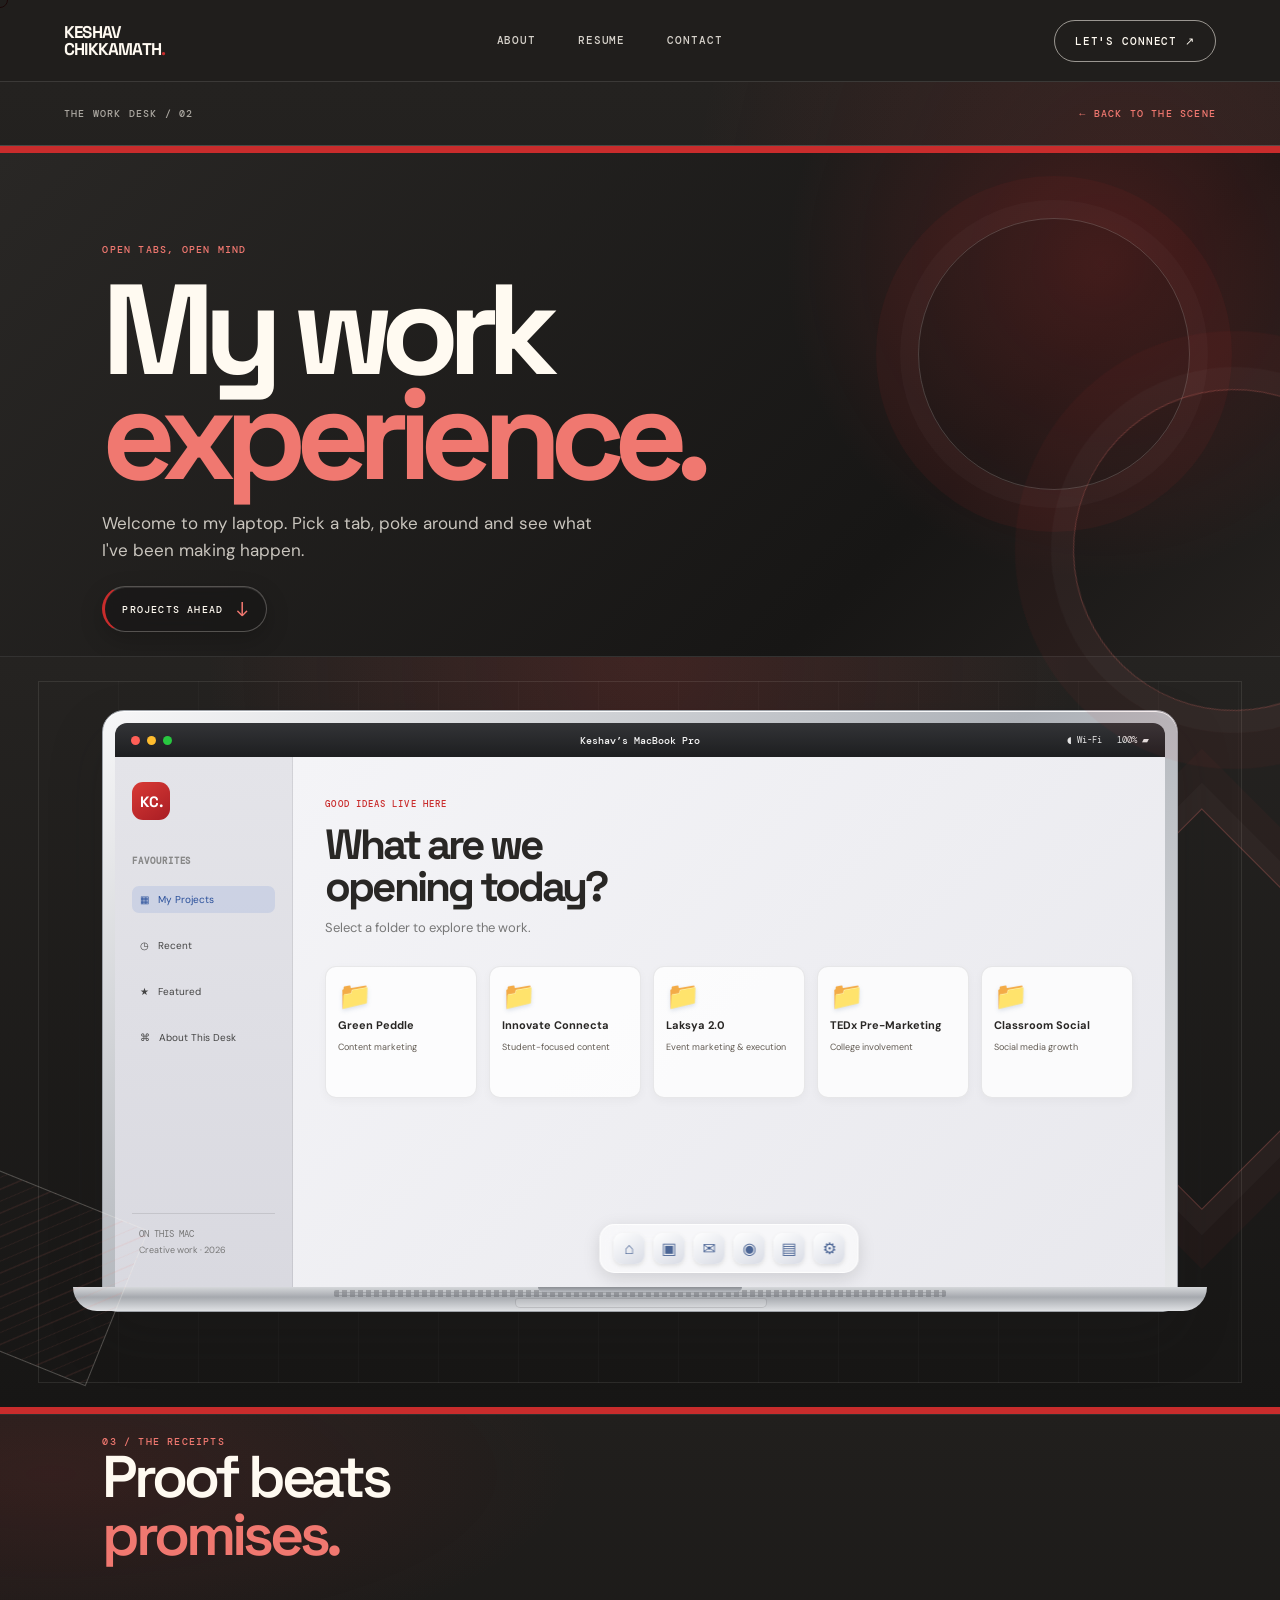
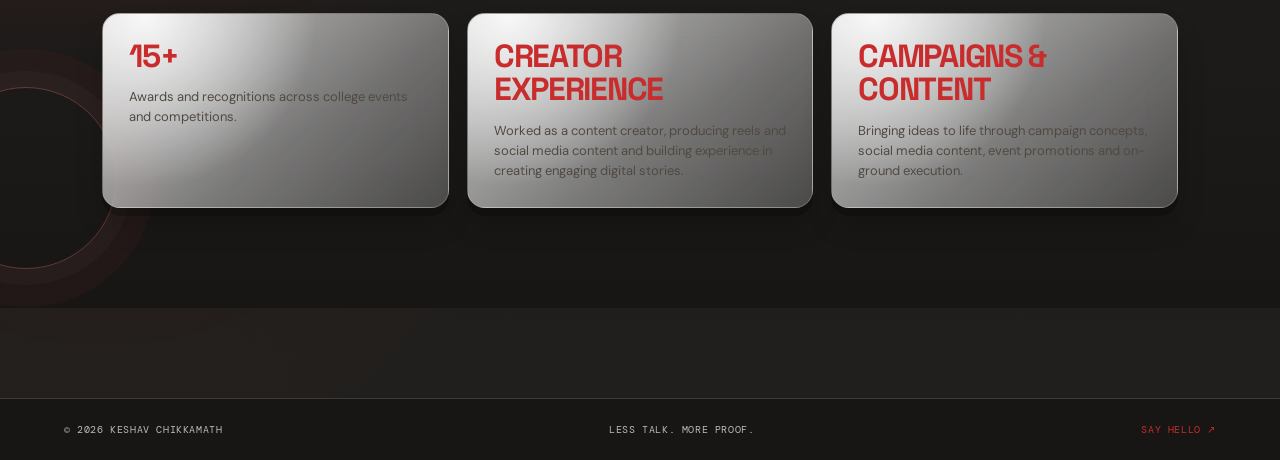
<file: work.html>
<!doctype html>
<html lang="en"><head><meta charset="utf-8"><meta name="viewport" content="width=device-width,initial-scale=1"><meta name="description" content="Projects and work experience of Keshav Chikkamath."><title>My Work Experience — Keshav Chikkamath</title><link rel="stylesheet" href="styles.css?v=20261125-contact-cards-keyboard"></head>
<body class="portfolio-inner-body"><div class="cursor-dot" aria-hidden="true"></div>
<header class="site-header"><a class="wordmark" href="index.html">KESHAV<br>CHIKKAMATH<span>.</span></a><nav aria-label="Main navigation"><a href="index.html">About</a><a href="resume.html">Resume</a><a href="contact.html">Contact</a></nav><button class="menu-toggle" aria-label="Toggle menu" aria-expanded="false">☰</button><a class="header-cta" href="contact.html">Let's connect ↗</a></header>
<main class="inner-page work-page">
  <div class="page-topline"><span>THE WORK DESK / 02</span><a href="index.html">← Back to the scene</a></div>
  <section class="page-hero work-hero"><p class="eyebrow">OPEN TABS, OPEN MIND</p><h1>My work<br><em>experience.</em></h1><p>Welcome to my laptop. Pick a tab, poke around and see what I've been making happen.</p><a class="page-scroll-cue" href="#work-projects" aria-label="Scroll to the projects">Projects Ahead <span>↓</span></a></section>
  <section class="laptop-section" id="work-projects">
    <div class="laptop-shell macbook-shell">
      <div class="laptop-top macbook-menubar"><span class="mac-traffic"><i></i><i></i><i></i></span><span class="mac-menu-title">Keshav’s MacBook Pro</span><span class="mac-menu-right">◖ Wi-Fi&nbsp;&nbsp; 100% ▰</span></div>
      <div class="desktop macos-desktop">
        <div class="desktop-sidebar mac-sidebar"><div class="avatar-chip">KC.</div><span class="mac-sidebar-heading">FAVOURITES</span><span>▦ &nbsp; My Projects</span><span>◷ &nbsp; Recent</span><span>★ &nbsp; Featured</span><span>⌘ &nbsp; About This Desk</span><div class="mac-sidebar-footer">ON THIS MAC<br><small>Creative work · 2026</small></div></div>
        <div class="desktop-main"><div class="desktop-welcome"><span class="eyebrow">GOOD IDEAS LIVE HERE</span><h2>What are we<br>opening today?</h2><p>Select a folder to explore the work.</p></div>
          <div class="folder-grid">
            <button class="folder" data-project="green"><span class="folder-icon" aria-hidden="true">📁</span><b>Green Peddle</b><small>Content marketing</small></button>
            <button class="folder" data-project="innovate"><span class="folder-icon" aria-hidden="true">📁</span><b>Innovate Connecta</b><small>Student-focused content</small></button>
            <button class="folder" data-project="laksya"><span class="folder-icon" aria-hidden="true">📁</span><b>Laksya 2.0</b><small>Event marketing & execution</small></button>
            <button class="folder" data-project="tedx"><span class="folder-icon" aria-hidden="true">📁</span><b>TEDx Pre-Marketing</b><small>College involvement</small></button>
            <button class="folder classroom-folder" data-project="classroom"><span class="folder-icon" aria-hidden="true">📁</span><b>Classroom Social</b><small>Social media growth</small></button>
          </div>
          <div class="mac-dock"><span>⌂</span><span>▣</span><span>✉</span><span>◉</span><span>▤</span><span>⚙</span></div><article class="project-window" id="project-window" aria-live="polite"><button class="close-project" aria-label="Close project">×</button><span class="eyebrow">SELECT A FOLDER</span><h3>Your next click is the case study.</h3><p>Choose any project folder to see the role, contribution and details currently available.</p></article>
        </div>
      </div>
      <div class="laptop-base macbook-base"><span></span></div>
    </div>
  </section>
  <section class="content-section evidence-section"><div class="section-kicker">03 / THE RECEIPTS</div><h2>Proof beats<br><span>promises.</span></h2><div class="evidence-grid"><div class="evidence-card"><b>15+</b><span>Awards and recognitions across college events and competitions.</span></div><div class="evidence-card"><b>CREATOR EXPERIENCE</b><span>Worked as a content creator, producing reels and social media content and building experience in creating engaging digital stories.</span></div><div class="evidence-card"><b>CAMPAIGNS &amp; CONTENT</b><span>Bringing ideas to life through campaign concepts, social media content, event promotions and on-ground execution.</span></div></div></section>
</main>
<footer class="site-footer"><span>© <span data-year></span> Keshav Chikkamath</span><span>Less talk. More proof.</span><a href="contact.html">Say hello ↗</a></footer><script src="script.js"></script></body></html>
</file>
<file: styles.css>
@import url('https://fonts.googleapis.com/css2?family=DM+Mono:wght@400;500&family=DM+Sans:wght@400;500;600;700;800&family=Space+Grotesk:wght@400;500;600;700&display=swap');
:root{--paper:#f4eee4;--paper2:#ebe1d3;--ink:#171615;--red:#c92c2c;--muted:#746e66;--line:rgba(23,22,21,.18);--display:'Space Grotesk',sans-serif;--body:'DM Sans',sans-serif;--mono:'DM Mono',monospace}
*{box-sizing:border-box}html{scroll-behavior:smooth}body{margin:0;background:var(--paper);color:var(--ink);font-family:var(--body);cursor:auto}a{color:inherit;text-decoration:none}button{font:inherit;color:inherit}.cursor-dot{position:fixed;top:-8px;left:-8px;width:16px;height:16px;border:1px solid var(--red);border-radius:50%;pointer-events:none;z-index:1000;transition:width .18s,height .18s,background .18s;mix-blend-mode:multiply}.cursor-hover{width:30px;height:30px;background:rgba(201,44,44,.14)}
.site-header{height:82px;padding:0 5vw;display:flex;align-items:center;justify-content:space-between;position:relative;z-index:20;background:var(--paper)}.wordmark{font:700 17px/1 var(--display);letter-spacing:-.8px}.wordmark span{color:var(--red)}.site-header nav{display:flex;gap:42px}.site-header nav a,.header-cta{font:500 11px var(--mono);text-transform:uppercase;letter-spacing:.08em}.site-header nav a{padding:10px 0;border-bottom:1px solid transparent}.site-header nav a:hover,.site-header nav a.active{border-color:var(--red)}.header-cta{border:1px solid var(--ink);padding:13px 20px;border-radius:50px;transition:.2s}.header-cta:hover{background:var(--red);border-color:var(--red);color:white}.menu-toggle{display:none;border:0;background:none;font-size:22px}
.hero-stage{position:relative;min-height:min(760px,calc(100vh - 82px));overflow:hidden;background:#eae2d7}.hero-art{position:absolute;inset:0;width:100%;height:100%;object-fit:cover;object-position:center;display:block}.hero-overlay{position:absolute;inset:0;pointer-events:none}.hero-copy{position:absolute;left:5.5%;top:16%;max-width:34%;pointer-events:none}.eyebrow,.section-kicker,.page-topline,.reel-tag,.timeline-date{font:500 10px var(--mono);letter-spacing:.12em;text-transform:uppercase}.eyebrow{color:var(--red)}h1,h2,h3,p{margin-top:0}.hero-copy h1{font:700 clamp(48px,7vw,104px)/.82 var(--display);letter-spacing:-.085em;text-transform:uppercase;color:var(--red);margin:26px 0 24px}.hero-copy h1 em,.page-hero h1 em,.contact-hero h1 em{font-style:normal;color:var(--ink)}.role-line{font-size:clamp(14px,1.5vw,19px);font-weight:600;line-height:1.45}.hotspot{position:absolute;border:0;background:transparent;pointer-events:auto;cursor:pointer;border-radius:16px}.hotspot:focus-visible{outline:3px solid var(--red);outline-offset:5px}.hotspot-label{position:absolute;white-space:nowrap;background:var(--paper);border:1px solid var(--ink);padding:11px 15px;font:600 12px var(--mono);box-shadow:4px 4px 0 var(--red);opacity:0;transform:translateY(8px);transition:.2s}.hotspot:hover .hotspot-label,.hotspot:focus-visible .hotspot-label{opacity:1;transform:translateY(0)}.brain-hotspot{right:17%;top:8%;width:23%;height:29%}.brain-hotspot .hotspot-label{right:0;bottom:-4px}.laptop-hotspot{left:11%;bottom:8%;width:29%;height:34%}.laptop-hotspot .hotspot-label{left:20%;top:5%}.bag-hotspot{right:6%;bottom:8%;width:23%;height:43%}.bag-hotspot .hotspot-label{right:0;bottom:8%}.tiny-note{position:absolute;left:36%;top:14%;font:italic 16px var(--display);transform:rotate(-7deg);pointer-events:none}.hero-bottom-note{position:absolute;bottom:18px;left:50%;transform:translateX(-50%);display:flex;align-items:center;gap:14px;font:11px var(--mono);pointer-events:none}.scribble-line{width:38px;height:1px;background:var(--ink)}
.paper-section{padding:110px 10vw;display:grid;grid-template-columns:1fr 1.3fr 1.2fr;gap:28px;align-items:start}.section-kicker{color:var(--red)}.intro-strip h2,.section-heading h2,.evidence-section h2{font:600 clamp(34px,4.6vw,62px)/.98 var(--display);letter-spacing:-.07em}.intro-strip h2 span,.section-heading h2 span,.evidence-section h2 span{color:var(--red)}.intro-strip>p{max-width:390px;color:#514b45;line-height:1.7;font-size:15px}.text-link{grid-column:3;font:500 11px var(--mono);text-transform:uppercase;border-bottom:1px solid var(--red);padding-bottom:8px;justify-self:start}.three-door-section{padding:30px 5vw 120px}.door-grid{display:grid;grid-template-columns:repeat(3,1fr);gap:16px;margin-top:24px}.door-card{min-height:340px;padding:28px;position:relative;overflow:hidden;display:flex;flex-direction:column;justify-content:flex-end;transition:transform .35s,opacity .6s;opacity:0;transform:translateY(20px)}.door-card.revealed{opacity:1;transform:none}.door-card:hover{transform:translateY(-8px)}.door-red{background:var(--red);color:white}.door-cream{background:#e5d8c7}.door-black{background:var(--ink);color:var(--paper)}.door-number{position:absolute;top:24px;left:26px;font:11px var(--mono)}.door-illustration{position:absolute;right:28px;top:24px;font:100px var(--display);opacity:.35}.door-card h3{font:700 clamp(35px,4vw,55px)/.9 var(--display);letter-spacing:-.07em;margin-bottom:14px}.door-card p{font-size:13px;max-width:220px;opacity:.8}.door-arrow{position:absolute;right:28px;bottom:26px;font-size:25px}
.site-footer{border-top:1px solid var(--line);padding:24px 5vw;display:flex;justify-content:space-between;gap:20px;font:10px var(--mono);text-transform:uppercase;letter-spacing:.06em}.site-footer a{color:var(--red)}
.inner-page{padding:0 5vw 90px}.page-topline{display:flex;justify-content:space-between;padding:25px 0;border-bottom:1px solid var(--line);color:var(--muted)}.page-topline a{color:var(--red)}.page-hero{min-height:410px;padding:90px 8vw 75px;position:relative;overflow:hidden}.page-hero h1,.contact-hero h1{font:700 clamp(62px,10vw,130px)/.82 var(--display);letter-spacing:-.09em;margin:22px 0}.page-hero>p:not(.eyebrow),.contact-hero>p:not(.eyebrow){max-width:490px;font-size:17px;line-height:1.6;color:#57514b}.creative-hero:after{content:"✳";position:absolute;right:12%;top:14%;font-size:210px;color:var(--red);opacity:.12;transform:rotate(18deg)}.sticker{position:absolute;right:16%;bottom:42px;background:var(--red);color:white;padding:22px 17px;font:700 15px/1.1 var(--display);transform:rotate(9deg);border-radius:50%}
.content-section{padding:50px 8vw 100px}.section-heading{display:flex;align-items:end;justify-content:space-between;gap:20px}.section-intro{max-width:620px;line-height:1.7;color:var(--muted)}code{background:#e5d8c7;padding:3px 6px}.reel-grid{display:grid;grid-template-columns:repeat(3,1fr);gap:16px;margin-top:35px}.reel-tile{min-height:310px;padding:22px;display:flex;flex-direction:column;justify-content:flex-end;position:relative;overflow:hidden;transition:transform .3s,opacity .6s;opacity:0;transform:translateY(18px)}.reel-tile.revealed{opacity:1;transform:none}.reel-tile:hover{transform:translateY(-6px)}.reel-one{background:#d9c9b7}.reel-two{background:var(--red);color:white}.reel-three{background:#20201e;color:white}.reel-tile:before{content:"";position:absolute;width:210px;height:210px;border:1px solid currentColor;border-radius:50%;right:-45px;top:-40px;opacity:.25}.reel-tile b{font:700 34px/.95 var(--display);letter-spacing:-.06em;max-width:220px}.reel-tag{position:absolute;top:22px;left:22px}.reel-tile small{font:10px var(--mono);margin-top:14px;opacity:.75}.play-mark{position:absolute;right:22px;bottom:22px;font-size:26px}.note-card{margin-top:40px;padding:25px;background:#e8ddcf;display:flex;align-items:center;gap:25px;flex-wrap:wrap}.note-card strong{font:700 24px var(--display)}.note-card span{flex:1;color:var(--muted)}.note-card a{color:var(--red);font:11px var(--mono);text-transform:uppercase}
.laptop-section{padding:35px 8vw 95px}.laptop-shell{max-width:1000px;margin:auto}.laptop-top{height:36px;background:#292927;color:#f4eee4;border-radius:12px 12px 0 0;padding:0 18px;display:flex;align-items:center;justify-content:space-between;font:10px var(--mono)}.camera-dot{width:5px;height:5px;border-radius:50%;background:#777}.window-controls{letter-spacing:8px}.desktop{min-height:500px;background:#d9d1c5;display:grid;grid-template-columns:150px 1fr;border:9px solid #292927;border-top:0}.desktop-sidebar{background:#272725;color:#e9e0d4;padding:22px 15px;display:flex;flex-direction:column;gap:25px;font:9px var(--mono);letter-spacing:.07em}.avatar-chip{width:42px;height:42px;border-radius:50%;background:var(--red);display:grid;place-items:center;font:700 15px var(--display)}.desktop-main{padding:30px;position:relative}.desktop-welcome h2{font:700 38px/.9 var(--display);letter-spacing:-.06em;margin:12px 0}.desktop-welcome p{color:var(--muted);font-size:12px}.folder-grid{display:grid;grid-template-columns:repeat(4,1fr);gap:12px;margin-top:25px}.folder{background:rgba(255,255,255,.55);border:1px solid rgba(0,0,0,.1);padding:15px 10px;display:flex;flex-direction:column;align-items:flex-start;gap:8px;text-align:left;cursor:pointer;transition:.2s}.folder:hover{background:white;transform:translateY(-4px);box-shadow:4px 4px 0 var(--red)}.folder-icon{font-size:28px;color:var(--red)}.folder b{font-size:11px}.folder small{font-size:9px;color:var(--muted)}.project-window{display:none;position:absolute;right:25px;bottom:24px;width:min(440px,calc(100% - 50px));background:var(--paper);border:1px solid var(--ink);padding:28px;box-shadow:8px 8px 0 var(--red);z-index:2}.project-window.project-open{display:block;animation:pop .25s ease}.project-window h3{font:700 30px/.95 var(--display);letter-spacing:-.06em;margin:14px 0}.project-window p{font-size:13px;line-height:1.65;color:#5c554e}.close-project{position:absolute;right:12px;top:8px;border:0;background:none;font-size:23px;cursor:pointer}.project-footnote{font:9px var(--mono);color:var(--red)}.laptop-base{height:15px;width:108%;margin-left:-4%;background:linear-gradient(#999,#c9c2b8);border-radius:0 0 35px 35px}.evidence-section{padding:20px 8vw 100px}.evidence-grid{display:grid;grid-template-columns:repeat(3,1fr);gap:18px;perspective:1100px}.evidence-card{position:relative;isolation:isolate;overflow:hidden;padding:26px;background:linear-gradient(135deg,rgba(255,255,255,.68),rgba(255,255,255,.22));border:1px solid rgba(255,255,255,.78);border-top-color:rgba(255,255,255,.95);border-left-color:rgba(255,255,255,.9);border-radius:18px;box-shadow:0 12px 28px rgba(53,42,30,.12),inset 0 1px 0 rgba(255,255,255,.8),inset 0 -1px 0 rgba(255,255,255,.28);backdrop-filter:blur(16px);-webkit-backdrop-filter:blur(16px);display:flex;flex-direction:column;gap:14px;min-height:165px;opacity:0;transform:translateY(15px) rotateX(3deg);transition:opacity .5s,transform .35s,box-shadow .35s}.evidence-card:before{content:"";position:absolute;z-index:-1;inset:0;background:radial-gradient(circle at 12% 0%,rgba(255,255,255,.9),transparent 48%),linear-gradient(145deg,rgba(255,255,255,.22),transparent 60%);pointer-events:none}.evidence-card.revealed{opacity:1;transform:none}.evidence-card:hover{transform:translateY(-7px);box-shadow:0 20px 38px rgba(53,42,30,.18),inset 0 1px 0 rgba(255,255,255,.95)}.evidence-card b{font:700 clamp(24px,2.5vw,32px)/1.05 var(--display);color:var(--red);letter-spacing:-.04em}.evidence-card span{font-size:13px;line-height:1.55;color:#514a43}
.journey-hero{background:#e9dfd2;margin-top:20px}.journey-hero:after{content:"✂";position:absolute;right:12%;top:15%;font-size:180px;opacity:.13;transform:rotate(-20deg)}.timeline{max-width:820px;margin:65px auto 100px;padding-left:40px;border-left:1px dashed var(--red)}.timeline-item{position:relative;margin:0 0 45px;opacity:0;transform:translateY(18px);transition:.5s}.timeline-item.revealed{opacity:1;transform:none}.timeline-item:before{content:"";position:absolute;left:-47px;top:3px;width:13px;height:13px;background:var(--red);border:4px solid var(--paper);border-radius:50%}.timeline-date{display:block;color:var(--red);margin-bottom:12px}.timeline-paper{position:relative;background:#fffaf1;padding:35px;max-width:650px;box-shadow:5px 7px 0 #d9cbbb;transform:rotate(-1deg)}.timeline-item:nth-child(even) .timeline-paper{transform:rotate(1deg)}.timeline-paper h2{font:700 30px var(--display);letter-spacing:-.05em;margin:8px 0}.timeline-paper p{color:#5b554f;line-height:1.6;margin:0;max-width:520px}.paper-stamp{font:10px var(--mono);color:var(--red);border:1px solid var(--red);padding:5px 8px;display:inline-block;transform:rotate(-5deg)}.paper-red{background:#d23832;color:white}.paper-red p,.paper-red .paper-stamp{color:white}.paper-red .paper-stamp{border-color:white}.paper-dark{background:#252422;color:white}.paper-dark p{color:#d1c8bc}.paper-dark .paper-stamp{color:#f1c8c0;border-color:#f1c8c0}.tape{position:absolute;top:-9px;left:42%;width:75px;height:20px;background:rgba(201,44,44,.24);transform:rotate(-4deg)}.closing-note{text-align:center;padding:65px 20px;background:#e9dfd2}.closing-note h2{font:700 clamp(38px,6vw,72px)/.95 var(--display);letter-spacing:-.07em;margin:20px 0 30px}.closing-note h2 em{color:var(--red);font-style:normal}.button-link{display:inline-block;background:var(--red);color:white;padding:15px 22px;border-radius:50px;font:11px var(--mono);text-transform:uppercase;letter-spacing:.06em;transition:.2s}.button-link:hover{background:var(--ink);transform:translateY(-3px)}
.resume-hero{padding-bottom:45px}.resume-preview{max-width:900px;margin:0 auto;background:white;border:1px solid var(--line);box-shadow:0 15px 50px rgba(0,0,0,.08)}.resume-toolbar{height:48px;padding:0 18px;background:#242321;color:white;display:flex;justify-content:space-between;align-items:center;font:10px var(--mono)}.resume-toolbar a{color:#f3b5ae}.resume-preview iframe{width:100%;height:1050px;border:0;display:block}
.contact-hero{padding:100px 8vw 80px;background:#e9dfd2}.contact-hero h1{font-size:clamp(58px,9vw,118px)}.email-big{display:inline-block;margin-top:28px;font:600 clamp(17px,2.4vw,29px) var(--display);border-bottom:2px solid var(--red);padding-bottom:8px;overflow-wrap:anywhere}.contact-links{display:grid;grid-template-columns:repeat(3,1fr);gap:14px;padding:45px 0}.contact-links a{padding:25px;border:1px solid var(--line);display:flex;flex-direction:column;gap:20px;transition:.2s}.contact-links a:hover{background:var(--red);color:white;transform:translateY(-5px)}.contact-links span{font:10px var(--mono);letter-spacing:.1em}.contact-links b{font:600 21px var(--display)}
@keyframes pop{from{opacity:0;transform:scale(.96) translateY(8px)}to{opacity:1;transform:scale(1) translateY(0)}}
@media(max-width:800px){.site-header{height:70px;padding:0 5vw}.site-header nav{display:none;position:absolute;top:70px;left:0;right:0;background:var(--paper);padding:22px 5vw;flex-direction:column;gap:18px;border-bottom:1px solid var(--line)}.site-header nav.nav-open{display:flex}.menu-toggle{display:block;margin-left:auto;margin-right:18px}.header-cta{font-size:9px;padding:10px 13px}.hero-stage{min-height:680px}.hero-art{object-fit:cover;object-position:52% center}.hero-copy{left:6%;top:8%;max-width:54%}.hero-copy h1{font-size:clamp(44px,10vw,76px)}.tiny-note{display:none}.brain-hotspot{right:8%;top:27%;width:34%;height:18%}.laptop-hotspot{left:5%;bottom:10%;width:42%;height:25%}.bag-hotspot{right:4%;bottom:8%;width:33%;height:33%}.paper-section{padding:75px 7vw;grid-template-columns:1fr 1fr}.intro-strip>p{grid-column:2}.text-link{grid-column:2}.door-grid{grid-template-columns:1fr}.door-card{min-height:260px}.reel-grid{grid-template-columns:1fr 1fr}.desktop{grid-template-columns:95px 1fr}.desktop-sidebar{font-size:7px;padding:15px 8px}.desktop-main{padding:20px}.folder-grid{grid-template-columns:repeat(2,1fr)}.evidence-grid{grid-template-columns:1fr}.contact-links{grid-template-columns:1fr}.resume-preview iframe{height:800px}}
@media(max-width:520px){.site-header{padding:0 4vw}.wordmark{font-size:14px}.header-cta{display:none}.hero-stage{min-height:610px}.hero-art{object-position:51% center}.hero-copy{top:6%;max-width:65%}.hero-copy h1{font-size:48px}.role-line{font-size:12px}.brain-hotspot{top:32%;right:4%;width:40%;height:15%}.laptop-hotspot{left:3%;bottom:9%;width:48%;height:23%}.bag-hotspot{right:2%;bottom:8%;width:36%;height:31%}.hero-bottom-note{font-size:9px;white-space:nowrap}.paper-section{display:block;padding:65px 7vw}.intro-strip h2{margin:25px 0}.intro-strip>p{margin-bottom:22px}.text-link{display:inline-block}.three-door-section{padding:20px 5vw 70px}.site-footer{flex-wrap:wrap;font-size:9px}.page-topline{font-size:8px}.page-hero{padding:65px 6vw 55px;min-height:350px}.page-hero h1,.contact-hero h1{font-size:60px}.sticker{right:8%;bottom:15px;font-size:11px}.content-section,.laptop-section,.evidence-section{padding:35px 4vw 65px}.section-heading{display:block}.section-heading h2{margin-top:20px}.reel-grid{grid-template-columns:1fr}.reel-tile{min-height:240px}.desktop{grid-template-columns:1fr;border-width:6px}.desktop-sidebar{display:none}.desktop-main{padding:15px}.desktop-welcome h2{font-size:32px}.folder-grid{gap:8px}.folder{padding:12px 8px}.folder b{font-size:10px}.project-window{right:10px;bottom:10px;width:calc(100% - 20px);padding:22px}.project-window h3{font-size:25px}.timeline{margin:45px 0 70px;padding-left:25px}.timeline-item:before{left:-32px}.timeline-paper{padding:25px 20px}.timeline-paper h2{font-size:24px}.contact-hero{padding:70px 6vw}.contact-links{padding:25px 0}.resume-preview iframe{height:650px}.resume-toolbar{font-size:8px;padding:0 10px}}
@media(prefers-reduced-motion:reduce){*,*::before,*::after{scroll-behavior:auto!important;animation-duration:.01ms!important;transition-duration:.01ms!important}}


/* =========================================================
   HOMEPAGE VIDEO + CLICKABLE HOTSPOTS
   One positioning system only — percentages are relative
   to the full visible video stage.
   ========================================================= */

.video-hero {
  position: relative !important;
  width: 100% !important;
  height: calc(100svh - 82px) !important;
  min-height: 520px !important;
  max-height: none !important;
  margin: 0 !important;
  aspect-ratio: auto !important;
  overflow: hidden !important;
  isolation: isolate;
  background: #f4eee4;
}

.video-hero .hero-video {
  position: absolute !important;
  inset: 0 !important;
  display: block !important;
  width: 100% !important;
  height: 100% !important;
  object-fit: cover !important;
  object-position: center center !important;
  z-index: 1;
}

/* Invisible hit areas: match the actual objects, not the whole screen. */
.video-hero .video-hotspot {
  position: absolute !important;
  display: block !important;
  z-index: 5 !important;
  margin: 0 !important;
  padding: 0 !important;
  border: 0 !important;
  border-radius: 0 !important;
  background: transparent !important;
  box-shadow: none !important;
  cursor: pointer !important;
  overflow: visible !important;
  -webkit-tap-highlight-color: transparent;
}

.video-hero .video-hotspot:hover,
.video-hero .video-hotspot:active {
  background: transparent !important;
  box-shadow: none !important;
}

.video-hero .video-hotspot:focus-visible {
  outline: 2px dashed var(--red) !important;
  outline-offset: 4px;
}

/* Same label styling for all three hotspots. */
.video-hero .hotspot-label {
  position: absolute !important;
  z-index: 10 !important;
  display: flex !important;
  align-items: center !important;
  justify-content: center !important;
  width: 190px !important;
  min-width: 190px !important;
  max-width: 190px !important;
  height: 42px !important;
  min-height: 42px !important;
  box-sizing: border-box !important;
  padding: 0 8px !important;
  margin: 0 !important;
  white-space: nowrap !important;
  overflow: hidden !important;
  text-overflow: clip !important;
  background: var(--paper) !important;
  color: var(--ink) !important;
  border: 1px solid var(--ink) !important;
  border-bottom: 3px solid var(--red) !important;
  box-shadow: 4px 4px 0 var(--red) !important;
  font: 600 11px var(--mono) !important;
  line-height: 1 !important;
  opacity: 0 !important;
  visibility: hidden !important;
  transform: translateY(8px) !important;
  transition: opacity .2s ease, transform .2s ease, visibility .2s ease !important;
}

/* HEAD — label sits to the right of the head, not over the face. */
.video-hero .brain-hotspot {
  /* Clickable area covers the hair/head region so tapping the hair opens Creativity. */
  left: 51% !important;
  top: 0% !important;
  width: 21% !important;
  height: 25% !important;
}
.video-hero .brain-hotspot .hotspot-label {
  left: calc(100% + 12px) !important;
  right: auto !important;
  top: 48% !important;
  bottom: auto !important;
  transform: translate(0, 8px) !important;
}

/* LAPTOP — label sits just above the laptop. */
.video-hero .laptop-hotspot {
  left: 51% !important;
  top: 62% !important;
  width: 36% !important;
  height: 34% !important;
}
.video-hero .laptop-hotspot .hotspot-label {
  left: 50% !important;
  right: auto !important;
  top: -12px !important;
  bottom: auto !important;
  transform: translate(-50%, 8px) !important;
}

/* BACKPACK — label sits just to the right of the backpack. */
.video-hero .bag-hotspot {
  /* Hit area follows the backpack strap on the wearer's right shoulder. */
  left: 36% !important;
  top: 40% !important;
  width: 13% !important;
  height: 43% !important;
}
.video-hero .bag-hotspot .hotspot-label {
  /* Keep the background label beside the backpack, away from the laptop. */
  left: auto !important;
  right: calc(100% + 12px) !important;
  top: 8% !important;
  bottom: auto !important;
  transform: translate(0, 8px) !important;
}

/* Reveal all three labels with identical behaviour. */
.video-hero .video-hotspot:hover .hotspot-label,
.video-hero .video-hotspot:focus-visible .hotspot-label {
  opacity: 1 !important;
  visibility: visible !important;
}
.video-hero .brain-hotspot:hover .hotspot-label,
.video-hero .brain-hotspot:focus-visible .hotspot-label,
.video-hero .bag-hotspot:hover .hotspot-label,
.video-hero .bag-hotspot:focus-visible .hotspot-label {
  transform: translate(0, 0) !important;
}
.video-hero .laptop-hotspot:hover .hotspot-label,
.video-hero .laptop-hotspot:focus-visible .hotspot-label {
  transform: translate(-50%, 0) !important;
}

/* Smaller screens: preserve the full-screen stage and keep labels compact. */
@media (max-width: 800px) {
  .video-hero {
    height: calc(100svh - 70px) !important;
    min-height: 480px !important;
  }
  .video-hero .hero-video {
    object-position: center center !important;
  }
  .video-hero .hotspot-label {
    width: 170px !important;
    min-width: 170px !important;
    max-width: 170px !important;
    height: 38px !important;
    min-height: 38px !important;
    font-size: 9px !important;
  }
  .video-hero .brain-hotspot {
    /* Broader head/hair target on narrow screens too. */
    left: 43% !important;
    top: 2% !important;
    width: 27% !important;
    height: 25% !important;
  }
  .video-hero .laptop-hotspot {
    left: 48% !important;
    top: 64% !important;
    width: 43% !important;
    height: 32% !important;
  }
  .video-hero .bag-hotspot {
    left: 34% !important;
    top: 40% !important;
    width: 16% !important;
    height: 44% !important;
  }
  .video-hero .bag-hotspot .hotspot-label {
    left: auto !important;
    right: calc(100% + 5px) !important;
    top: 8% !important;
  }
}

@media (max-width: 520px) {
  .video-hero {
    min-height: 420px !important;
  }
  .video-hero .hotspot-label {
    width: 150px !important;
    min-width: 150px !important;
    max-width: 150px !important;
    height: 34px !important;
    min-height: 34px !important;
    font-size: 8px !important;
  }
  .video-hero .brain-hotspot .hotspot-label,
  .video-hero .bag-hotspot .hotspot-label {
    left: calc(100% + 5px) !important;
  }
  .video-hero .laptop-hotspot .hotspot-label {
    top: -8px !important;
  }
}

@media (prefers-reduced-motion: reduce) {
  .video-hero .hotspot-label {
    transition: none !important;
  }
}

/* FINAL OVERRIDE: all three homepage hover dialogue boxes are identical. */
.video-hero .video-hotspot > .hotspot-label,
.video-hero .brain-hotspot > .hotspot-label,
.video-hero .laptop-hotspot > .hotspot-label,
.video-hero .bag-hotspot > .hotspot-label {
  display: flex !important;
  align-items: center !important;
  justify-content: center !important;
  width: 200px !important;
  min-width: 200px !important;
  max-width: 200px !important;
  height: 46px !important;
  min-height: 46px !important;
  max-height: 46px !important;
  flex: 0 0 200px !important;
  box-sizing: border-box !important;
  padding: 0 !important;
  margin: 0 !important;
  font-family: var(--mono) !important;
  font-size: 11px !important;
  font-weight: 600 !important;
  line-height: 1 !important;
  letter-spacing: 0 !important;
  white-space: nowrap !important;
  overflow: hidden !important;
}

@media (max-width: 800px) {
  .video-hero .video-hotspot > .hotspot-label,
  .video-hero .brain-hotspot > .hotspot-label,
  .video-hero .laptop-hotspot > .hotspot-label,
  .video-hero .bag-hotspot > .hotspot-label {
    width: 180px !important;
    min-width: 180px !important;
    max-width: 180px !important;
    height: 42px !important;
    min-height: 42px !important;
    max-height: 42px !important;
    flex-basis: 180px !important;
    font-size: 10px !important;
  }
}

/* FINAL LABEL PLACEMENT: keep labels beside their objects, not over the laptop/face. */
.video-hero .brain-hotspot .hotspot-label {
  left: auto !important;
  right: calc(100% + 12px) !important;
  top: 42% !important;
  bottom: auto !important;
}
.video-hero .bag-hotspot .hotspot-label {
  left: auto !important;
  right: calc(100% + 12px) !important;
  top: 48% !important;
  bottom: auto !important;
}
@media (max-width: 520px) {
  .video-hero .brain-hotspot .hotspot-label,
  .video-hero .bag-hotspot .hotspot-label {
    left: auto !important;
    right: calc(100% + 6px) !important;
  }
}

/* Creativity label: keep the clickable target over the hair, but place its
   dialogue box to the right of the head so it never sits over the nose/face. */
.video-hero .brain-hotspot .hotspot-label {
  left: calc(100% + 10px) !important;
  right: auto !important;
  top: 0% !important;
  bottom: auto !important;
}
@media (max-width: 520px) {
  .video-hero .brain-hotspot .hotspot-label {
    left: auto !important;
    right: calc(100% + 6px) !important;
    top: 0% !important;
  }
}

/* Lift the creativity label slightly so it clears the eyes. */
.video-hero .brain-hotspot .hotspot-label {
  top: -22px !important;
}
@media (max-width: 520px) {
  .video-hero .brain-hotspot .hotspot-label {
    top: -22px !important;
  }
}

/* PRECISE CREATIVITY HOTSPOT + LABEL PLACEMENT (desktop and mobile). */
.video-hero .brain-hotspot {
  left: 52% !important;
  top: 2% !important;
  width: 15% !important;
  height: 13% !important;
}
.video-hero .brain-hotspot .hotspot-label {
  left: calc(100% + 12px) !important;
  right: auto !important;
  top: 0 !important;
  bottom: auto !important;
}
@media (max-width: 800px) {
  .video-hero .brain-hotspot {
    left: 45% !important;
    top: 2% !important;
    width: 20% !important;
    height: 14% !important;
  }
  .video-hero .brain-hotspot .hotspot-label {
    left: auto !important;
    right: calc(100% + 8px) !important;
    top: 0 !important;
    bottom: auto !important;
  }
}
/* Keep labels hidden unless the pointer is actually over that hotspot.
   Keyboard focus still has a visible outline on the button. */
.video-hero .video-hotspot:focus-visible .hotspot-label {
  opacity: 0 !important;
  visibility: hidden !important;
}
.video-hero .video-hotspot:hover .hotspot-label {
  opacity: 1 !important;
  visibility: visible !important;
}

/* CREATIVITY LABEL: centered directly above the head hotspot.
   Keep the hotspot hit-area unchanged until its exact boundary is visually confirmed. */
.video-hero .brain-hotspot > .hotspot-label {
  left: 50% !important;
  right: auto !important;
  top: -54px !important;
  bottom: auto !important;
  transform: translate(-50%, 8px) !important;
}
.video-hero .brain-hotspot:hover > .hotspot-label {
  transform: translate(-50%, 0) !important;
}

/* FINAL HEAD HOTSPOT CORRECTION — tight hair-only target; label above it. */
.video-hero .brain-hotspot {
  left: 51.5% !important;
  top: 0.5% !important;
  width: 12% !important;
  height: 14% !important;
}
.video-hero .brain-hotspot > .hotspot-label {
  left: 50% !important;
  right: auto !important;
  top: -54px !important;
  bottom: auto !important;
  pointer-events: none !important;
  transform: translate(-50%, 8px) !important;
}
.video-hero .brain-hotspot:hover > .hotspot-label {
  transform: translate(-50%, 0) !important;
}
@media (max-width: 800px) {
  .video-hero .brain-hotspot {
    left: 44% !important;
    top: 1% !important;
    width: 17% !important;
    height: 15% !important;
  }
}

/* Creativity label visibility is controlled by exact pointer coordinates in script.js,
   never by the browser's broad :hover state. */
.video-hero .brain-hotspot:hover > .hotspot-label,
.video-hero .brain-hotspot:focus-visible > .hotspot-label {
  opacity: 0 !important;
  visibility: hidden !important;
}
.video-hero .brain-hotspot.pointer-inside-head > .hotspot-label {
  opacity: 1 !important;
  visibility: visible !important;
  transform: translate(-50%, 0) !important;
}
.video-hero .brain-hotspot > .hotspot-label {
  pointer-events: none !important;
}

/* Keep the creativity label inside the visible video stage.
   The hero clips content above its top edge, so do not use a negative top offset. */
.video-hero .brain-hotspot > .hotspot-label {
  left: 50% !important;
  right: auto !important;
  top: 6px !important;
  bottom: auto !important;
  transform: translate(-50%, 0) !important;
  z-index: 30 !important;
}
.video-hero .brain-hotspot.pointer-inside-head > .hotspot-label {
  opacity: 1 !important;
  visibility: visible !important;
  transform: translate(-50%, 0) !important;
}

/* SINGLE SOURCE OF TRUTH — creativity hotspot.
   Its label is placed beside the head and shown only by the pointer-bound
   class added by script.js. It must not appear from generic :hover/focus rules. */
.video-hero .brain-hotspot > .hotspot-label {
  left: calc(100% + 12px) !important;
  right: auto !important;
  top: 0 !important;
  bottom: auto !important;
  transform: none !important;
  pointer-events: none !important;
  opacity: 0 !important;
  visibility: hidden !important;
  z-index: 30 !important;
}
.video-hero .brain-hotspot:hover > .hotspot-label,
.video-hero .brain-hotspot:focus > .hotspot-label,
.video-hero .brain-hotspot:focus-visible > .hotspot-label {
  opacity: 0 !important;
  visibility: hidden !important;
}
.video-hero .brain-hotspot.pointer-inside-head > .hotspot-label {
  opacity: 1 !important;
  visibility: visible !important;
  transform: none !important;
}
@media (max-width: 800px) {
  .video-hero .brain-hotspot > .hotspot-label {
    left: auto !important;
    right: calc(100% + 8px) !important;
    top: 0 !important;
  }
}

/* Head/face interaction area: do not move or resize the video.
   The pointer-bound visibility logic in script.js uses this button's rectangle. */
.video-hero .brain-hotspot {
  left: 48% !important;
  top: 0% !important;
  width: 20% !important;
  height: 50% !important;
}
.video-hero .brain-hotspot > .hotspot-label {
  left: calc(100% + 12px) !important;
  right: auto !important;
  top: 18% !important;
  bottom: auto !important;
  opacity: 0 !important;
  visibility: hidden !important;
  pointer-events: none !important;
  transform: none !important;
}
.video-hero .brain-hotspot:hover > .hotspot-label,
.video-hero .brain-hotspot:focus > .hotspot-label,
.video-hero .brain-hotspot:focus-visible > .hotspot-label {
  opacity: 0 !important;
  visibility: hidden !important;
}
.video-hero .brain-hotspot.pointer-inside-head > .hotspot-label {
  opacity: 1 !important;
  visibility: visible !important;
  transform: none !important;
}
@media (max-width: 800px) {
  .video-hero .brain-hotspot {
    left: 42% !important;
    top: 0% !important;
    width: 27% !important;
    height: 48% !important;
  }
  .video-hero .brain-hotspot > .hotspot-label {
    left: auto !important;
    right: calc(100% + 8px) !important;
    top: 18% !important;
  }
}

/* Fine adjustment: bring the creativity dialogue closer to the head. */
.video-hero .brain-hotspot > .hotspot-label {
  left: calc(100% + 2px) !important;
  right: auto !important;
}
@media (max-width: 800px) {
  .video-hero .brain-hotspot > .hotspot-label {
    left: auto !important;
    right: calc(100% + 2px) !important;
  }
}

/* Position the creativity label nearer the head itself, not beyond the
   far edge of the full head/face hotspot. */
.video-hero .brain-hotspot > .hotspot-label {
  left: 55% !important;
  right: auto !important;
}

/* Final proximity adjustment: move the creativity label substantially left
   within the head hotspot, so it sits beside the head rather than far away. */
.video-hero .brain-hotspot > .hotspot-label {
  left: 10% !important;
  right: auto !important;
}
@media (max-width: 800px) {
  .video-hero .brain-hotspot > .hotspot-label {
    left: 10% !important;
    right: auto !important;
  }
}


/* Final isolated hotspot boundaries and closer creativity label. */
.video-hero .brain-hotspot {
  left: 48% !important;
  top: 0% !important;
  width: 20% !important;
  height: 48% !important;
}
.video-hero .bag-hotspot {
  left: 36% !important;
  top: 50% !important;
  width: 11% !important;
  height: 35% !important;
}
.video-hero .brain-hotspot > .hotspot-label {
  left: 8% !important;
  right: auto !important;
  top: 8% !important;
  bottom: auto !important;
}
@media (max-width: 800px) {
  .video-hero .brain-hotspot {
    left: 42% !important;
    top: 0% !important;
    width: 27% !important;
    height: 48% !important;
  }
  .video-hero .bag-hotspot {
    left: 34% !important;
    top: 50% !important;
    width: 8% !important;
    height: 34% !important;
  }
  .video-hero .brain-hotspot > .hotspot-label {
    left: 8% !important;
    right: auto !important;
    top: 8% !important;
  }
}


/* Correct the head hit area to the actual head in the hero image.
   The red background to the right is deliberately NOT clickable. */
.video-hero .brain-hotspot {
  left: 7% !important;
  top: 2% !important;
  width: 39% !important;
  height: 49% !important;
}
.video-hero .brain-hotspot > .hotspot-label {
  left: 8% !important;
  right: auto !important;
  top: 8% !important;
}
@media (max-width: 800px) {
  .video-hero .brain-hotspot {
    left: 5% !important;
    top: 2% !important;
    width: 48% !important;
    height: 49% !important;
  }
  .video-hero .brain-hotspot > .hotspot-label {
    left: 8% !important;
    right: auto !important;
    top: 8% !important;
  }
}

/* Never show creativity from a generic CSS hover or keyboard focus state. */
.video-hero .brain-hotspot:hover > .hotspot-label,
.video-hero .brain-hotspot:focus > .hotspot-label,
.video-hero .brain-hotspot:focus-visible > .hotspot-label {
  opacity: 0 !important;
  visibility: hidden !important;
}
.video-hero .brain-hotspot.pointer-inside-head > .hotspot-label {
  opacity: 1 !important;
  visibility: visible !important;
}


/* MacBook-inspired work desk */
.macbook-shell{max-width:1120px;margin:18px auto 0;padding:12px 12px 0;background:linear-gradient(145deg,#f7f7f8,#aeb2b8 48%,#e8e9eb);border:1px solid #9da1a7;border-radius:22px 22px 15px 15px;box-shadow:0 24px 55px rgba(25,25,25,.18),inset 0 1px 0 rgba(255,255,255,.9);position:relative}
.macbook-menubar{height:34px!important;border-radius:12px 12px 0 0!important;background:linear-gradient(#333437,#1d1e20)!important;position:relative;padding:0 16px!important}
.mac-traffic{display:flex;gap:7px;align-items:center}.mac-traffic i{width:9px;height:9px;border-radius:50%;display:block;background:#ff5f57}.mac-traffic i:nth-child(2){background:#febc2e}.mac-traffic i:nth-child(3){background:#28c840}
.mac-menu-title{position:absolute;left:50%;transform:translateX(-50%);font:500 10px var(--mono);color:#f5f5f5}
.mac-menu-right{font:9px var(--mono);color:#e5e5e5}
.macos-desktop{min-height:530px!important;border:0!important;grid-template-columns:178px 1fr!important;background:#e9e9ed!important;position:relative;overflow:hidden}
.mac-sidebar{background:linear-gradient(180deg,#e4e4e9,#d9d9e0)!important;color:#444!important;padding:25px 17px!important;gap:19px!important;border-right:1px solid rgba(0,0,0,.08);font:10px var(--body)!important;letter-spacing:0!important}
.mac-sidebar .avatar-chip{width:38px;height:38px;border-radius:11px;background:linear-gradient(145deg,#d83a35,#a91d24);color:white;margin-bottom:8px}
.mac-sidebar-heading{font:600 9px var(--mono);color:#888;letter-spacing:.1em;margin-top:8px}
.mac-sidebar>span:not(.mac-sidebar-heading){padding:7px 8px;border-radius:7px}
.mac-sidebar>span:nth-of-type(2){background:rgba(80,120,210,.15);color:#294f9a}
.mac-sidebar-footer{margin-top:auto;padding:12px 7px 4px;border-top:1px solid rgba(0,0,0,.1);font:9px var(--mono);line-height:1.8;color:#777}
.mac-sidebar-footer small{font:9px var(--body)}
.desktop-main{padding:34px 32px 76px!important;background:linear-gradient(135deg,#f4f4f7,#e8e8ed)}
.desktop-welcome .eyebrow{font-size:9px}
.desktop-welcome h2{font-size:clamp(32px,3.3vw,46px)!important;line-height:.98!important;letter-spacing:-.07em!important}
.desktop-welcome p{font-size:13px!important;color:#777!important}
.folder-grid{grid-template-columns:repeat(5,minmax(0,1fr))!important;gap:12px!important;margin-top:30px!important}
.folder{min-height:132px;border:1px solid rgba(30,30,40,.09)!important;border-radius:11px!important;background:rgba(255,255,255,.78)!important;padding:15px 12px!important;box-shadow:0 3px 10px rgba(0,0,0,.035);gap:9px!important}
.folder:hover{background:#fff!important;box-shadow:0 9px 20px rgba(0,0,0,.1)!important;transform:translateY(-3px)!important}
.folder-icon{font-size:28px!important;line-height:1;color:#4d80cb!important;filter:drop-shadow(0 2px 2px rgba(30,70,130,.15))}
.folder b{font-size:11px!important;line-height:1.3}.folder small{font-size:9px!important;line-height:1.35}
.classroom-folder .folder-icon{color:#4d80cb!important}
.mac-dock{position:absolute;bottom:14px;left:50%;transform:translateX(-50%);display:flex;gap:9px;align-items:center;padding:8px 13px;background:rgba(255,255,255,.58);border:1px solid rgba(255,255,255,.8);border-radius:15px;box-shadow:0 5px 18px rgba(0,0,0,.13);backdrop-filter:blur(14px);z-index:1}
.mac-dock span{width:31px;height:31px;display:grid;place-items:center;border-radius:9px;background:linear-gradient(145deg,#fff,#d9dce5);font-size:16px;color:#4b6595;box-shadow:0 2px 4px rgba(0,0,0,.1)}
.project-window{border-radius:14px!important;background:rgba(250,250,252,.97)!important;box-shadow:0 18px 48px rgba(0,0,0,.2)!important;border:1px solid rgba(255,255,255,.8)!important;backdrop-filter:blur(16px);max-height:85%;overflow:auto}
.project-window h3{font-size:32px!important}
.macbook-base{height:17px!important;width:108%;margin-left:-4%;background:linear-gradient(180deg,#c7c9cd,#92969c 45%,#dfe1e4)!important;border-radius:0 0 32px 32px!important;position:relative}
.macbook-base span{display:block;width:18%;height:5px;margin:auto;background:linear-gradient(#8b8e93,#b7bac0);border-radius:0 0 7px 7px}
.credential-panel{margin:18px 0;padding:15px;background:#f0eee9;border:1px solid rgba(0,0,0,.1);border-radius:10px}
.credential-panel>p{font-size:12px!important;margin:8px 0 12px}
.credential-actions{display:flex;gap:8px;flex-wrap:wrap}
.credential-actions button{padding:9px 11px;border:1px solid #aaa;border-radius:7px;background:#e4e4e8;color:#777;font:9px var(--mono);cursor:not-allowed}
.reach-stats{display:grid;grid-template-columns:repeat(3,1fr);gap:8px;margin:18px 0}
.reach-stats>div{padding:12px 10px;background:#f0eee9;border-radius:9px;border:1px solid rgba(0,0,0,.07)}
.reach-stats b{display:block;font:700 25px var(--display);color:var(--red)}
.reach-stats small{font:8px var(--mono);color:#777}
@media(max-width:900px){.macos-desktop{grid-template-columns:130px 1fr!important}.folder-grid{grid-template-columns:repeat(3,minmax(0,1fr))!important}.mac-sidebar{padding:20px 10px!important}}
@media(max-width:650px){.macbook-shell{padding:7px 7px 0;border-radius:14px 14px 10px 10px}.macbook-menubar{height:30px!important}.mac-menu-right{display:none}.macos-desktop{grid-template-columns:1fr!important;min-height:570px!important}.mac-sidebar{display:none!important}.desktop-main{padding:25px 17px 75px!important}.folder-grid{grid-template-columns:repeat(2,minmax(0,1fr))!important;gap:9px!important}.folder{min-height:115px}.mac-dock{bottom:12px}.project-window{right:10px!important;bottom:10px!important;width:calc(100% - 20px)!important;max-height:78%}.reach-stats b{font-size:21px}.macbook-base{height:13px!important}}

/* Blue macOS-style project folders */
.folder-icon{font-size:27px!important;color:#4d80cb!important;filter:drop-shadow(0 2px 2px rgba(30,70,130,.15));}
.folder-icon::selection{background:transparent}


/* About page: expertise section */
.expertise-section{padding:86px 5.7vw 100px;background:var(--paper)}
.expertise-heading{max-width:760px;margin:0 0 28px}
.expertise-heading .eyebrow{margin:0 0 18px}
.expertise-heading h2{font:700 clamp(38px,5vw,64px)/.98 var(--display);letter-spacing:-.065em;margin:0 0 20px;color:var(--ink)}
.expertise-heading h2 em{font-style:normal;color:var(--red)}
.expertise-heading>p:last-child{max-width:730px;color:#625b55;font-size:16px;line-height:1.7;margin:0}
.expertise-grid{display:grid;grid-template-columns:repeat(2,minmax(0,1fr));gap:16px}
.expertise-card{min-height:183px;padding:27px;border-radius:24px;border:1px solid rgba(30,30,30,.045);display:flex;flex-direction:column;justify-content:center;transition:transform .25s ease,box-shadow .25s ease}
.expertise-card:hover{transform:translateY(-5px);box-shadow:0 12px 24px rgba(40,35,30,.08)}
.expertise-card>span{font:600 10px var(--mono);letter-spacing:.11em;color:#806b6b;margin-bottom:17px}
.expertise-card h3{font:700 clamp(22px,2.2vw,28px)/1.08 var(--display);letter-spacing:-.035em;color:#252936;margin:0 0 16px}
.expertise-card p{font-size:15px;line-height:1.65;color:#343b49;margin:0;max-width:560px}
.expertise-pink{background:#f3dfe2}.expertise-blue{background:#deebf4}.expertise-yellow{background:#f4e9bd}.expertise-lilac{background:#e9e1f1}
@media(max-width:650px){.expertise-section{padding:65px 6vw 75px}.expertise-heading h2{font-size:clamp(38px,10vw,52px)}.expertise-heading>p:last-child{font-size:14px}.expertise-grid{grid-template-columns:1fr;gap:12px}.expertise-card{min-height:165px;padding:23px;border-radius:20px}.expertise-card p{font-size:14px}}


/* Homepage refinement: restore the creativity label beside the actual head.
   Keep this isolated to the head hotspot; the video and other hotspots stay untouched. */
.video-hero .brain-hotspot {
  left: 63% !important;
  top: 1% !important;
  width: 22% !important;
  height: 48% !important;
}
.video-hero .brain-hotspot > .hotspot-label {
  left: auto !important;
  right: calc(100% + 12px) !important;
  top: 8% !important;
  bottom: auto !important;
  transform: none !important;
}
.video-hero .brain-hotspot.pointer-inside-head > .hotspot-label {
  opacity: 1 !important;
  visibility: visible !important;
}
@media (max-width: 800px) {
  .video-hero .brain-hotspot {
    left: 42% !important;
    top: 1% !important;
    width: 27% !important;
    height: 48% !important;
  }
  .video-hero .brain-hotspot > .hotspot-label {
    right: calc(100% + 6px) !important;
    top: 8% !important;
  }
}

/* Expertise: continue the hero's warm paper, torn-red and charcoal visual language. */
.expertise-section {
  position: relative;
  isolation: isolate;
  overflow: hidden;
  padding: 88px 5.7vw 108px;
  background:
    radial-gradient(ellipse at 92% 8%, rgba(201,44,44,.10), transparent 34%),
    linear-gradient(180deg, #eee5d8 0%, #f4eee4 42%, #e9dfd2 100%);
  border-top: 1px solid rgba(23,22,21,.12);
}
.expertise-section:before {
  content: "";
  position: absolute;
  z-index: -1;
  top: 0;
  left: 0;
  right: 0;
  height: 7px;
  background: linear-gradient(90deg, #c92c2c 0 24%, #171615 24% 52%, #d8cbbb 52% 100%);
  opacity: .9;
}
.expertise-heading {
  position: relative;
  max-width: 790px;
  margin: 0 0 34px;
}
.expertise-heading .eyebrow { color: #a52224; }
.expertise-heading h2 { color: #171615; }
.expertise-heading h2 em {
  color: #c92c2c;
  text-decoration: underline;
  text-decoration-thickness: 3px;
  text-underline-offset: 7px;
}
.expertise-heading > p:last-child { color: #514a43; }
.expertise-grid {
  perspective: 1400px;
  gap: 20px;
}
.expertise-card {
  position: relative;
  isolation: isolate;
  overflow: hidden;
  min-height: 205px;
  padding: 30px 30px 28px;
  border-radius: 20px;
  border: 1px solid rgba(255,255,255,.72);
  border-top-color: rgba(255,255,255,.95);
  box-shadow:
    0 5px 0 rgba(23,22,21,.10),
    0 17px 28px rgba(45,34,25,.13),
    inset 0 1px 0 rgba(255,255,255,.8);
  transform: translateY(0) rotateX(2deg);
  transform-style: preserve-3d;
  transition: transform .28s ease, box-shadow .28s ease, filter .28s ease;
  backface-visibility: hidden;
}
.expertise-card:before {
  content: "";
  position: absolute;
  z-index: -1;
  inset: 0;
  background:
    linear-gradient(135deg, rgba(255,255,255,.48), transparent 48%),
    radial-gradient(circle at 100% 0%, rgba(255,255,255,.5), transparent 38%);
  pointer-events: none;
}
.expertise-card:after {
  content: "";
  position: absolute;
  right: -28px;
  bottom: -54px;
  width: 150px;
  height: 150px;
  border: 1px solid currentColor;
  border-radius: 50%;
  opacity: .10;
  pointer-events: none;
}
.expertise-card:hover {
  transform: translateY(-9px) rotateX(0deg);
  box-shadow:
    0 8px 0 rgba(23,22,21,.12),
    0 25px 38px rgba(45,34,25,.19),
    inset 0 1px 0 rgba(255,255,255,.95);
  filter: saturate(1.06);
}
.expertise-card > span {
  position: relative;
  z-index: 1;
  color: rgba(23,22,21,.68);
  font-size: 10px;
  letter-spacing: .13em;
  margin-bottom: 19px;
}
.expertise-card h3 {
  position: relative;
  z-index: 1;
  color: #171615;
  font-size: clamp(23px,2.35vw,30px);
  margin-bottom: 13px;
  text-shadow: 0 1px 0 rgba(255,255,255,.42);
}
.expertise-card p {
  position: relative;
  z-index: 1;
  color: #37322d;
  font-size: 14px;
  line-height: 1.65;
}
.expertise-pink { background: linear-gradient(145deg,#e9c9c8,#d9aaa8); }
.expertise-blue { background: linear-gradient(145deg,#e5e0d5,#c8c4ba); }
.expertise-yellow { background: linear-gradient(145deg,#f0dfb6,#dfc58d); }
.expertise-lilac { background: linear-gradient(145deg,#d8d0c5,#bdb1a4); }
@media (max-width: 650px) {
  .expertise-section { padding: 68px 6vw 78px; }
  .expertise-grid { gap: 16px; }
  .expertise-card {
    min-height: 180px;
    padding: 24px;
    transform: none;
  }
  .expertise-card:hover { transform: translateY(-5px); }
}
@media (prefers-reduced-motion: reduce) {
  .expertise-card { transition: none; }
  .expertise-card:hover { transform: none; }
}


/* Final About-page polish: nudge only the head hit-area left and unify
   the expertise cards with the hero's red / charcoal / cream / white palette. */
.video-hero .brain-hotspot {
  left: 60% !important;
}
@media (max-width: 800px) {
  .video-hero .brain-hotspot {
    left: 40% !important;
  }
}

/* Editorial, dimensional card treatment — crisp text, no scaling or rotation. */
.expertise-grid {
  perspective: 1500px;
}
.expertise-card {
  border: 1px solid rgba(255,255,255,.72);
  border-top-color: rgba(255,255,255,.95);
  border-left-color: rgba(255,255,255,.84);
  border-radius: 18px;
  box-shadow:
    0 4px 0 rgba(23,22,21,.14),
    0 16px 28px rgba(23,22,21,.16),
    inset 0 1px 0 rgba(255,255,255,.72);
  transition: transform .25s ease, box-shadow .25s ease;
  backface-visibility: hidden;
}
.expertise-card:hover {
  transform: translateY(-8px);
  box-shadow:
    0 7px 0 rgba(23,22,21,.16),
    0 25px 36px rgba(23,22,21,.22),
    inset 0 1px 0 rgba(255,255,255,.9);
  filter: none;
}
.expertise-card:before {
  background:
    linear-gradient(135deg, rgba(255,255,255,.24), transparent 46%),
    radial-gradient(circle at 100% 0%, rgba(255,255,255,.28), transparent 38%);
}
.expertise-card:after {
  border-width: 2px;
  opacity: .13;
}
.expertise-pink {
  background: linear-gradient(145deg, #292725, #111110);
  color: #fff;
  border-color: rgba(255,255,255,.2);
  border-top-color: rgba(255,255,255,.42);
}
.expertise-pink > span, .expertise-pink h3, .expertise-pink p { color: #fff; }
.expertise-pink > span { color: #f0b9b3; }
.expertise-blue {
  background: linear-gradient(145deg, #d83a35, #a91f25);
  color: #fff;
  border-color: rgba(255,255,255,.38);
}
.expertise-blue > span, .expertise-blue h3, .expertise-blue p { color: #fff; }
.expertise-blue > span { color: #ffe0d9; }
.expertise-yellow {
  background: linear-gradient(145deg, #fffaf1, #e8ddcf);
  color: #171615;
  border-color: rgba(255,255,255,.95);
}
.expertise-yellow > span, .expertise-yellow h3, .expertise-yellow p { color: #171615; }
.expertise-lilac {
  background: linear-gradient(145deg, #f7f4ed, #ded4c7);
  color: #171615;
  border-color: rgba(255,255,255,.95);
}
.expertise-lilac > span, .expertise-lilac h3, .expertise-lilac p { color: #171615; }
.expertise-yellow > span, .expertise-lilac > span { color: #a52224; }
.expertise-yellow h3, .expertise-lilac h3 { text-shadow: 0 1px 0 rgba(255,255,255,.75); }
@media (max-width: 650px) {
  .expertise-card:hover { transform: translateY(-5px); }
}
@media (prefers-reduced-motion: reduce) {
  .expertise-card, .expertise-card:hover { transform: none; }
}


/* Head hotspot: exact requested 50% horizontal position. */
.video-hero .brain-hotspot {
  left: 50% !important;
}
@media (max-width: 800px) {
  .video-hero .brain-hotspot {
    left: 50% !important;
  }
}

/* A clear invitation to continue below the interactive hero. */
.video-hero .scroll-invitation {
  position: absolute;
  z-index: 8;
  left: 50%;
  bottom: 22px;
  transform: translateX(-50%);
  display: inline-flex;
  align-items: center;
  gap: 12px;
  padding: 10px 15px 10px 17px;
  border: 1px solid rgba(255,255,255,.55);
  border-radius: 999px;
  background: rgba(23,22,21,.76);
  color: #fffaf1;
  box-shadow: 0 5px 0 rgba(201,44,44,.9), 0 12px 24px rgba(0,0,0,.18);
  font: 600 10px var(--mono);
  letter-spacing: .13em;
  text-transform: uppercase;
  backdrop-filter: blur(8px);
  -webkit-backdrop-filter: blur(8px);
  transition: background .2s ease, box-shadow .2s ease;
}
.video-hero .scroll-invitation:hover {
  background: rgba(201,44,44,.94);
  box-shadow: 0 5px 0 rgba(23,22,21,.85), 0 14px 26px rgba(0,0,0,.2);
}
.video-hero .scroll-invitation .scroll-arrow {
  display: inline-block;
  color: #ffaaa2;
  font-size: 17px;
  line-height: .8;
  animation: scroll-nudge 1.25s ease-in-out infinite;
}
@keyframes scroll-nudge {
  0%, 100% { transform: translateY(-2px); }
  50% { transform: translateY(3px); }
}
@media (max-width: 520px) {
  .video-hero .scroll-invitation {
    bottom: 18px;
    font-size: 9px;
    padding: 9px 13px;
    white-space: nowrap;
  }
}
@media (prefers-reduced-motion: reduce) {
  .video-hero .scroll-invitation .scroll-arrow { animation: none; }
}


/* The next chapter: three bold doors into the rest of the portfolio. */
.expertise-next {
  display: flex;
  justify-content: center;
  padding: 44px 0 0;
}
.expertise-scroll {
  position: relative;
  left: auto;
  bottom: auto;
  transform: none;
  text-decoration: none;
}
.expertise-scroll:hover { transform: translateY(2px); }
.explore-section {
  position: relative;
  isolation: isolate;
  overflow: hidden;
  padding: 104px 5.7vw 70px;
  color: #fffaf1;
  background:
    radial-gradient(ellipse at 90% 5%, rgba(201,44,44,.22), transparent 34%),
    linear-gradient(145deg, #191817 0%, #262321 54%, #171615 100%);
  border-top: 8px solid #c92c2c;
}
.explore-section:before {
  content: "EXPLORE";
  position: absolute;
  z-index: -1;
  right: -2vw;
  top: 28px;
  color: rgba(255,250,241,.035);
  font: 700 clamp(100px,19vw,250px)/.8 var(--display);
  letter-spacing: -.1em;
  pointer-events: none;
}
.explore-heading {
  max-width: 780px;
  margin: 0 auto 46px;
  text-align: center;
}
.explore-heading .eyebrow { color: #f08a80; }
.explore-heading h2 {
  margin: 18px 0 20px;
  color: #fffaf1;
  font: 700 clamp(48px,7vw,88px)/.88 var(--display);
  letter-spacing: -.085em;
}
.explore-heading h2 em {
  color: #f08a80;
  font-style: normal;
}
.explore-heading > p:last-child {
  max-width: 570px;
  margin: 0 auto;
  color: rgba(255,250,241,.72);
  font-size: 15px;
  line-height: 1.75;
}
.explore-grid {
  display: grid;
  grid-template-columns: repeat(3,minmax(0,1fr));
  gap: 18px;
  perspective: 1500px;
}
.explore-card {
  position: relative;
  isolation: isolate;
  display: flex;
  flex-direction: column;
  justify-content: space-between;
  min-height: 355px;
  padding: 25px;
  overflow: hidden;
  border: 1px solid rgba(255,255,255,.38);
  border-top-color: rgba(255,255,255,.72);
  border-radius: 19px;
  color: #fffaf1;
  box-shadow: 0 7px 0 rgba(0,0,0,.25), 0 22px 38px rgba(0,0,0,.28), inset 0 1px 0 rgba(255,255,255,.35);
  transform: translateY(0);
  transition: transform .28s ease, box-shadow .28s ease, border-color .28s ease;
  backface-visibility: hidden;
}
.explore-card:before {
  content: "";
  position: absolute;
  z-index: -1;
  inset: 0;
  background: linear-gradient(135deg,rgba(255,255,255,.2),transparent 45%), radial-gradient(circle at 85% 12%,rgba(255,255,255,.18),transparent 35%);
  pointer-events: none;
}
.explore-card:after {
  content: "";
  position: absolute;
  z-index: -1;
  right: -65px;
  bottom: -100px;
  width: 260px;
  height: 260px;
  border: 1px solid rgba(255,255,255,.34);
  border-radius: 50%;
  box-shadow: 0 0 0 22px rgba(255,255,255,.035), 0 0 0 45px rgba(255,255,255,.025);
  transition: transform .4s ease;
}
.explore-card:hover {
  transform: translateY(-9px);
  box-shadow: 0 10px 0 rgba(0,0,0,.28), 0 32px 48px rgba(0,0,0,.36), inset 0 1px 0 rgba(255,255,255,.52);
  border-color: rgba(255,255,255,.72);
}
.explore-card:hover:after { transform: scale(1.12) translate(-8px,-8px); }
.explore-creative { background: linear-gradient(145deg,#d33a35,#9e2024); }
.explore-work { background: linear-gradient(145deg,#f4eee4,#d9cbbb); color: #171615; border-color: rgba(255,255,255,.82); }
.explore-background { background: linear-gradient(145deg,#3a3835,#171615); }
.explore-index {
  font: 500 9px var(--mono);
  letter-spacing: .12em;
  opacity: .82;
}
.explore-symbol {
  position: absolute;
  top: 57px;
  right: 27px;
  font: 100px/.9 var(--display);
  opacity: .22;
  transition: transform .35s ease, opacity .35s ease;
}
.explore-card:hover .explore-symbol { transform: rotate(14deg) scale(1.08); opacity: .34; }
.explore-copy { display: flex; flex-direction: column; gap: 14px; max-width: 270px; }
.explore-copy strong {
  font: 700 clamp(32px,3.4vw,48px)/.91 var(--display);
  letter-spacing: -.075em;
}
.explore-copy small {
  max-width: 240px;
  font-size: 12px;
  line-height: 1.6;
  opacity: .8;
}
.explore-arrow {
  position: absolute;
  right: 25px;
  bottom: 25px;
  font-size: 25px;
  transition: transform .2s ease;
}
.explore-card:hover .explore-arrow { transform: translate(4px,-4px); }
.explore-footer-note {
  display: flex;
  justify-content: space-between;
  align-items: center;
  gap: 20px;
  margin-top: 42px;
  padding-top: 22px;
  border-top: 1px solid rgba(255,255,255,.2);
  font: 9px var(--mono);
  letter-spacing: .1em;
  color: rgba(255,250,241,.58);
}
.explore-footer-note a { color: #f08a80; }
@media (max-width: 800px) {
  .explore-grid { grid-template-columns: 1fr; max-width: 580px; margin: auto; }
  .explore-card { min-height: 270px; }
  .explore-heading { margin-bottom: 34px; }
}
@media (max-width: 520px) {
  .explore-section { padding: 76px 6vw 42px; }
  .explore-card { min-height: 250px; padding: 22px; }
  .explore-footer-note { flex-direction: column; align-items: flex-start; }
}
@media (prefers-reduced-motion: reduce) {
  .explore-card, .explore-card:after, .explore-symbol, .explore-arrow { transition: none; }
  .explore-card:hover { transform: none; }
}


/* Match the second scroll invitation to the first hero invitation exactly. */
.expertise-scroll {
  z-index: 8;
  display: inline-flex;
  align-items: center;
  gap: 12px;
  padding: 10px 15px 10px 17px;
  border: 1px solid rgba(255,255,255,.55);
  border-radius: 999px;
  background: rgba(23,22,21,.76);
  color: #fffaf1;
  box-shadow: 0 5px 0 rgba(201,44,44,.9), 0 12px 24px rgba(0,0,0,.18);
  font: 600 10px var(--mono);
  letter-spacing: .13em;
  text-transform: uppercase;
  text-decoration: none;
  backdrop-filter: blur(8px);
  -webkit-backdrop-filter: blur(8px);
  transition: background .2s ease, box-shadow .2s ease;
}
.expertise-scroll:hover {
  background: rgba(201,44,44,.94);
  box-shadow: 0 5px 0 rgba(23,22,21,.85), 0 14px 26px rgba(0,0,0,.2);
  transform: translateY(2px);
}
.expertise-scroll .scroll-arrow {
  display: inline-block;
  color: #ffaaa2;
  font-size: 17px;
  line-height: .8;
  animation: scroll-nudge 1.25s ease-in-out infinite;
}
@media (max-width: 520px) {
  .expertise-scroll {
    font-size: 9px;
    padding: 9px 13px;
    white-space: nowrap;
  }
}
@media (prefers-reduced-motion: reduce) {
  .expertise-scroll .scroll-arrow { animation: none; }
}

/* Creativity hotspot: requested 35% position. Keep the label clickable
   while the pointer travels from the head target onto the dialogue. */
.video-hero .brain-hotspot {
  left: 35% !important;
}
@media (max-width: 800px) {
  .video-hero .brain-hotspot {
    left: 35% !important;
  }
}
.video-hero .brain-hotspot > .hotspot-label {
  pointer-events: auto !important;
}
.video-hero .brain-hotspot.pointer-inside-head > .hotspot-label {
  pointer-events: auto !important;
}


/* Final requested position: restore creativity hotspot to 50%.
   Keep the pointer-to-dialogue interaction fix immediately in force. */
.video-hero .brain-hotspot { left: 50% !important; }
@media (max-width: 800px) {
  .video-hero .brain-hotspot { left: 50% !important; }
}
.video-hero .brain-hotspot > .hotspot-label,
.video-hero .brain-hotspot.pointer-inside-head > .hotspot-label {
  pointer-events: auto !important;
}


/* Resume printer: a physical, dimensional preview instead of an embedded PDF viewer. */
.resume-page .resume-hero { padding-bottom: 24px; }
.printer-stage {
  max-width: 850px;
  margin: 8px auto 75px;
  padding: 28px 24px 34px;
  text-align: center;
  background: linear-gradient(145deg,rgba(255,255,255,.56),rgba(232,221,207,.52));
  border: 1px solid rgba(255,255,255,.82);
  border-radius: 26px;
  box-shadow: 0 18px 45px rgba(46,35,24,.09), inset 0 1px 0 #fff;
}
.printer-scene {
  position: relative;
  width: min(100%,590px);
  height: 420px;
  margin: 0 auto;
  display: flex;
  flex-direction: column;
  align-items: center;
}
.printer-paper {
  position: relative;
  z-index: 1;
  width: 57%;
  height: 270px;
  overflow: hidden;
  background: #fff;
  border: 1px solid #d8d2c9;
  border-bottom: 0;
  box-shadow: 0 3px 12px rgba(0,0,0,.12);
}
.printer-paper:after {
  content: "";
  position: absolute;
  inset: 0;
  pointer-events: none;
  background: linear-gradient(90deg,rgba(0,0,0,.035),transparent 12%,transparent 88%,rgba(0,0,0,.035));
}
.printer-paper-preview {
  position: absolute;
  inset: 0;
  overflow: hidden;
  background: white;
}
.printer-paper-preview iframe {
  display: block;
  width: 100%;
  height: 900px;
  border: 0;
  background: white;
}
.printer-machine {
  position: relative;
  z-index: 2;
  width: 100%;
  height: 205px;
  margin-top: -2px;
  padding: 0 7%;
  background: linear-gradient(160deg,#fdfcf9 0%,#e9e5df 45%,#c9c3bb 100%);
  border: 1px solid #bdb7ae;
  border-radius: 24px 24px 17px 17px;
  box-shadow: 0 18px 25px rgba(31,26,21,.2), inset 0 2px 0 rgba(255,255,255,.95), inset 0 -5px 12px rgba(0,0,0,.08);
}
.printer-top-slot {
  position: absolute;
  top: 0;
  left: 17%;
  width: 66%;
  height: 9px;
  background: #33312e;
  border-radius: 0 0 8px 8px;
  box-shadow: inset 0 2px 3px rgba(0,0,0,.65);
}
.printer-display {
  position: absolute;
  top: 22px;
  right: 9%;
  display: flex;
  align-items: center;
  gap: 7px;
  color: #77716a;
  font: 8px var(--mono);
  letter-spacing: .08em;
}
.printer-status-light { width: 6px; height: 6px; border-radius: 50%; background: #65a77c; box-shadow: 0 0 8px rgba(101,167,124,.8); }
.printer-display-icon { margin-left: 7px; font-size: 16px; color: #8b837a; }
.printer-front {
  position: absolute;
  left: 7%;
  right: 7%;
  top: 43px;
  bottom: 22px;
  border: 1px solid rgba(255,255,255,.88);
  border-radius: 13px;
  background: linear-gradient(145deg,#f7f5f0,#ddd8d0);
  box-shadow: inset 0 2px 5px rgba(255,255,255,.9), 0 2px 5px rgba(0,0,0,.06);
}
.printer-brand {
  position: absolute;
  left: 22px;
  top: 17px;
  display: flex;
  align-items: baseline;
  gap: 8px;
  color: #36322e;
  font: 700 16px var(--display);
  letter-spacing: -.06em;
}
.printer-brand span { color: #918980; font: 8px var(--mono); letter-spacing: .1em; }
.printer-output {
  position: absolute;
  left: 12%;
  right: 12%;
  bottom: 0;
  height: 55px;
  border: 1px solid #aaa39a;
  border-bottom: 0;
  border-radius: 8px 8px 0 0;
  background: linear-gradient(#a9a39a,#d8d3cb);
  box-shadow: inset 0 4px 8px rgba(0,0,0,.14);
}
.printer-output-shadow {
  position: absolute;
  left: 8%;
  right: 8%;
  top: 9px;
  height: 2px;
  background: rgba(0,0,0,.2);
  border-radius: 5px;
}
.printer-controls { position: absolute; right: 22px; top: 18px; display: flex; gap: 7px; }
.printer-controls span { width: 6px; height: 6px; border-radius: 50%; background: #aaa39a; box-shadow: inset 0 1px 1px rgba(0,0,0,.18); }
.printer-controls span:first-child { background: #c92c2c; }
.printer-foot { position: absolute; left: 5%; right: 5%; bottom: -7px; height: 10px; background: #b7b1a8; border-radius: 0 0 18px 18px; }
.printer-caption { max-width: 470px; margin: 12px auto 22px; }
.printer-caption .eyebrow { display: block; margin-bottom: 10px; }
.printer-caption p { margin: 0; color: #625b53; font-size: 13px; line-height: 1.65; }
.resume-actions { display: flex; justify-content: center; gap: 13px; flex-wrap: wrap; }
.resume-action {
  min-width: 190px;
  display: flex;
  align-items: center;
  gap: 13px;
  padding: 15px 20px;
  text-align: left;
  border: 1px solid rgba(23,22,21,.22);
  border-radius: 13px;
  background: rgba(255,255,255,.7);
  box-shadow: 0 4px 0 rgba(23,22,21,.12),0 10px 20px rgba(23,22,21,.08),inset 0 1px 0 white;
  transition: transform .2s ease,box-shadow .2s ease,background .2s ease;
}
.resume-action:hover { transform: translateY(-4px); box-shadow: 0 7px 0 rgba(23,22,21,.12),0 15px 24px rgba(23,22,21,.12),inset 0 1px 0 white; }
.resume-download { background: linear-gradient(145deg,#d43b35,#ad2428); color: white; border-color: rgba(255,255,255,.35); }
.resume-open { background: linear-gradient(145deg,#fffdf8,#e8dfd3); color: var(--ink); }
.resume-action-icon { width: 35px; height: 35px; display: grid; place-items: center; border: 1px solid currentColor; border-radius: 50%; font: 20px var(--display); }
.resume-action b,.resume-action small { display: block; }
.resume-action b { font: 700 14px var(--display); }
.resume-action small { margin-top: 3px; font: 9px var(--mono); opacity: .75; }
@media (max-width: 600px) {
  .printer-stage { margin: 0 auto 55px; padding: 20px 12px 26px; border-radius: 19px; }
  .printer-scene { height: 330px; }
  .printer-paper { width: 65%; height: 205px; }
  .printer-paper-preview iframe { height: 760px; }
  .printer-machine { height: 165px; padding: 0 5%; }
  .printer-front { left: 5%; right: 5%; top: 38px; bottom: 18px; }
  .printer-brand { left: 13px; top: 13px; font-size: 14px; }
  .printer-brand span { font-size: 7px; }
  .printer-controls { right: 13px; top: 14px; }
  .printer-output { height: 43px; }
  .printer-display { top: 17px; right: 7%; font-size: 7px; }
  .resume-actions { gap: 10px; }
  .resume-action { min-width: min(100%,145px); flex: 1; padding: 12px; gap: 9px; }
  .resume-action-icon { width: 30px; height: 30px; }
}


/* PORTFOLIO-WIDE VISUAL THREAD
   Decorative-only layer: preserves existing copy, components, links and interactions. */
.inner-page {
  position: relative;
  isolation: isolate;
  background:
    radial-gradient(ellipse at 92% 17%, rgba(201,44,44,.075), transparent 27%),
    linear-gradient(180deg, #f4eee4 0%, #eee5d9 52%, #f4eee4 100%);
}
.inner-page > * { position: relative; z-index: 1; }
.inner-page:before {
  content: "";
  position: absolute;
  z-index: 0;
  pointer-events: none;
  top: 390px;
  right: -125px;
  width: 330px;
  height: 330px;
  border: 1px solid rgba(201,44,44,.24);
  border-radius: 50%;
  box-shadow: 0 0 0 22px rgba(23,22,21,.025), 0 0 0 54px rgba(201,44,44,.035);
  transform: rotate(-18deg);
  animation: portfolio-orbit linear both;
  animation-timeline: scroll(root block);
}
.inner-page:after {
  content: "";
  position: absolute;
  z-index: 0;
  pointer-events: none;
  top: 720px;
  left: -42px;
  width: 110px;
  height: 110px;
  border: 1px solid rgba(23,22,21,.17);
  background: repeating-linear-gradient(135deg, transparent 0 9px, rgba(23,22,21,.055) 9px 10px);
  transform: rotate(22deg);
  animation: portfolio-counter-drift linear both;
  animation-timeline: scroll(root block);
}
@keyframes portfolio-orbit {
  from { translate: 0 -35px; rotate: -8deg; }
  to { translate: 0 210px; rotate: 34deg; }
}
@keyframes portfolio-counter-drift {
  from { translate: 0 30px; rotate: 12deg; }
  to { translate: 0 -170px; rotate: -24deg; }
}

/* Stronger page introductions: charcoal, warm white and the existing signature red. */
.inner-page .page-hero {
  isolation: isolate;
  margin-top: 20px;
  padding-left: 8vw;
  padding-right: 8vw;
  color: #fffaf1;
  background:
    radial-gradient(circle at 86% 22%, rgba(201,44,44,.22), transparent 26%),
    linear-gradient(135deg, #292725 0%, #171615 72%, #24211f 100%);
  border-top: 7px solid #c92c2c;
  box-shadow: 0 18px 38px rgba(23,22,21,.13);
}
.inner-page .page-hero:before {
  content: "";
  position: absolute;
  z-index: -1;
  right: 7%;
  top: 13%;
  width: clamp(150px,22vw,270px);
  aspect-ratio: 1;
  border: 1px solid rgba(255,250,241,.18);
  border-radius: 50%;
  box-shadow: 0 0 0 18px rgba(255,250,241,.025), 0 0 0 42px rgba(201,44,44,.07);
  animation: hero-geometry linear both;
  animation-timeline: view();
  animation-range: entry 0% exit 100%;
}
@keyframes hero-geometry {
  from { transform: translate3d(0,35px,0) rotate(-18deg) scale(.92); }
  to { transform: translate3d(0,-55px,0) rotate(28deg) scale(1.08); }
}
.inner-page .page-hero h1 { color: #fffaf1; }
.inner-page .page-hero h1 em { color: #f07870; }
.inner-page .page-hero > p:not(.eyebrow) { color: rgba(255,250,241,.76); }
.inner-page .page-hero .eyebrow { color: #f07870; }

/* Work desk: keep the MacBook exactly as built, but give the section a stage. */
.inner-page .laptop-section {
  position: relative;
  isolation: isolate;
  background:
    radial-gradient(ellipse at 50% 0%, rgba(201,44,44,.16), transparent 48%),
    linear-gradient(180deg, #252321 0%, #171615 100%);
  border-top: 1px solid rgba(255,255,255,.12);
  border-bottom: 7px solid #c92c2c;
}
.inner-page .laptop-section:before {
  content: "";
  position: absolute;
  inset: 24px 3vw;
  pointer-events: none;
  border: 1px solid rgba(255,250,241,.09);
  background: repeating-linear-gradient(90deg, transparent 0 79px, rgba(255,255,255,.025) 79px 80px);
}
.inner-page .evidence-section {
  position: relative;
  isolation: isolate;
  color: #fffaf1;
  background:
    radial-gradient(circle at 88% 20%, rgba(201,44,44,.18), transparent 28%),
    linear-gradient(145deg, #292725, #171615);
  border-top: 1px solid rgba(255,255,255,.12);
}
.inner-page .evidence-section .section-kicker { color: #f07870; }
.inner-page .evidence-section h2 { color: #fffaf1; }
.inner-page .evidence-section h2 span { color: #f07870; }
.inner-page .evidence-card {
  border: 1px solid rgba(255,250,241,.18);
  box-shadow: 0 8px 0 rgba(0,0,0,.22), 0 18px 28px rgba(0,0,0,.16);
}

/* Creativity: turn the reel room into a deliberate dark gallery without changing tiles. */
.inner-page .content-section {
  position: relative;
  isolation: isolate;
  background:
    radial-gradient(ellipse at 4% 12%, rgba(201,44,44,.12), transparent 30%),
    linear-gradient(180deg, #211f1d 0%, #171615 100%);
  color: #fffaf1;
  border-top: 1px solid rgba(255,255,255,.1);
}
.inner-page .content-section .section-kicker { color: #f07870; }
.inner-page .content-section .section-heading h2 { color: #fffaf1; }
.inner-page .content-section .section-heading h2 span { color: #f07870; }
.inner-page .content-section .section-intro { color: rgba(255,250,241,.68); }
.inner-page .content-section code {
  color: #fffaf1;
  background: rgba(201,44,44,.32);
  border: 1px solid rgba(240,120,112,.28);
}
.inner-page .note-card {
  color: #211f1d;
  background: linear-gradient(125deg, #f4eee4, #e4d7c8);
  border-left: 5px solid #c92c2c;
  box-shadow: 0 10px 0 rgba(0,0,0,.18), 0 22px 35px rgba(0,0,0,.18);
}

/* Background: make the existing scrapbook timeline feel mounted in a gallery. */
.inner-page .timeline {
  position: relative;
  isolation: isolate;
  max-width: none;
  padding: 68px max(8vw, 40px) 70px;
  margin: 0 -5.55vw;
  border-left: 0;
  background:
    radial-gradient(circle at 90% 18%, rgba(201,44,44,.2), transparent 24%),
    linear-gradient(145deg, #242220 0%, #171615 100%);
}
.inner-page .timeline:before {
  content: "";
  position: absolute;
  left: max(5vw, 22px);
  top: 8%;
  bottom: 8%;
  border-left: 1px dashed rgba(240,120,112,.72);
}
.inner-page .timeline-item { z-index: 1; }
.inner-page .timeline-item:before { border-color: #242220; }
.inner-page .timeline-date { color: #f07870; }
.inner-page .timeline-paper {
  border: 1px solid rgba(255,255,255,.65);
  box-shadow: 7px 9px 0 rgba(201,44,44,.72), 0 22px 35px rgba(0,0,0,.24);
}
.inner-page .closing-note {
  position: relative;
  overflow: hidden;
  color: #fffaf1;
  background:
    radial-gradient(circle at 84% 22%, rgba(201,44,44,.2), transparent 26%),
    linear-gradient(135deg, #302d2a, #171615);
  border-top: 7px solid #c92c2c;
}
.inner-page .closing-note .eyebrow { color: #f07870; }
.inner-page .closing-note h2 { color: #fffaf1; }
.inner-page .closing-note h2 em { color: #f07870; }
.inner-page .closing-note .button-link {
  border-color: rgba(255,250,241,.65);
  color: #fffaf1;
}

/* Resume: keep the printer, paper and actions untouched; enrich only the surrounding canvas. */
.resume-page {
  background:
    radial-gradient(ellipse at 90% 12%, rgba(201,44,44,.12), transparent 25%),
    linear-gradient(180deg, #eee5d9 0%, #f4eee4 45%, #e8ded1 100%);
}
.resume-page .resume-hero { margin-bottom: 18px; }
.resume-page .printer-stage {
  border-color: rgba(255,255,255,.82);
  box-shadow: 0 28px 65px rgba(23,22,21,.2), 0 7px 0 rgba(201,44,44,.8), inset 0 1px 0 #fff;
}
.resume-page .printer-caption .eyebrow { color: #c92c2c; }

@media (max-width: 700px) {
  .inner-page:before { right: -210px; width: 260px; height: 260px; }
  .inner-page:after { left: -70px; width: 78px; height: 78px; }
  .inner-page .page-hero { padding-left: 7vw; padding-right: 7vw; }
  .inner-page .timeline { padding-left: 38px; padding-right: 22px; margin-left: -5.5vw; margin-right: -5.5vw; }
  .inner-page .timeline:before { left: 22px; }
}
@media (prefers-reduced-motion: reduce) {
  .inner-page:before, .inner-page:after, .inner-page .page-hero:before {
    animation: none !important;
  }
}

/* FULL-BLEED PAGE STAGES + SCROLL-LINKED PARALLAX
   Applied only to Work and Creativity; Background and homepage stay unchanged. */
.work-page, .creativity-page { padding-left: 0; padding-right: 0; }
.work-page > .page-topline, .creativity-page > .page-topline {
  padding-left: 5vw; padding-right: 5vw;
}
.work-page > .page-hero, .work-page > .laptop-section, .work-page > .evidence-section,
.creativity-page > .page-hero, .creativity-page > .content-section { width: 100%; }
.work-page .page-scroll-cue, .creativity-page .page-scroll-cue {
  position: absolute; left: 8vw; bottom: 24px; z-index: 2;
  display: inline-flex; align-items: center; gap: 13px;
  color: rgba(255,250,241,.88); font: 500 10px var(--mono);
  letter-spacing: .12em; text-transform: uppercase;
}
.page-scroll-cue span {
  display: inline-block; color: #f07870; font: 20px/1 var(--display);
  animation: cue-bob 1.6s ease-in-out infinite;
}
@keyframes cue-bob {
  0%,100% { transform: translateY(-2px); }
  50% { transform: translateY(5px); }
}
.work-page .laptop-section, .work-page .evidence-section,
.creativity-page .content-section { overflow: hidden; }
.work-page .laptop-section > *, .work-page .evidence-section > *,
.creativity-page .content-section > * { position: relative; z-index: 1; }
.work-page .laptop-section::after {
  content: ""; position: absolute; z-index: 0; pointer-events: none;
  width: clamp(150px,22vw,290px); height: clamp(150px,22vw,290px);
  right: -5%; top: 28%; border: 1px solid rgba(240,120,112,.3);
  transform: rotate(45deg);
  box-shadow: 0 0 0 18px rgba(255,250,241,.025), 0 0 0 42px rgba(201,44,44,.045);
  animation: parallax-diamond 1s linear both;
  animation-timeline: scroll(root block);
}
.work-page .evidence-section::after {
  content: ""; position: absolute; z-index: 0; pointer-events: none;
  width: 180px; height: 180px; left: -65px; bottom: 8%;
  border: 1px solid rgba(240,120,112,.34); border-radius: 50%;
  box-shadow: 0 0 0 16px rgba(255,250,241,.025), 0 0 0 38px rgba(201,44,44,.055);
  animation: parallax-orbit 1s linear both;
  animation-timeline: scroll(root block);
}
.creativity-page .content-section::after {
  content: ""; position: absolute; z-index: 0; pointer-events: none;
  width: 190px; height: 190px; right: -65px; bottom: 12%;
  border: 1px solid rgba(240,120,112,.34);
  background: repeating-linear-gradient(135deg, transparent 0 12px, rgba(240,120,112,.07) 12px 13px);
  transform: rotate(18deg);
  animation: parallax-grid 1s linear both;
  animation-timeline: scroll(root block);
}
@keyframes parallax-diamond {
  from { translate: 0 90px; rotate: -14deg; }
  to { translate: 0 -150px; rotate: 28deg; }
}
@keyframes parallax-orbit {
  from { translate: 0 -100px; rotate: 18deg; }
  to { translate: 0 130px; rotate: -28deg; }
}
@keyframes parallax-grid {
  from { translate: 0 100px; rotate: -16deg; }
  to { translate: 0 -190px; rotate: 22deg; }
}
@media (max-width: 700px) {
  .work-page .page-scroll-cue, .creativity-page .page-scroll-cue {
    left: 7vw; bottom: 18px;
  }
  .work-page .laptop-section::after, .work-page .evidence-section::after,
  .creativity-page .content-section::after { width: 125px; height: 125px; }
}
@media (prefers-reduced-motion: reduce) {
  .work-page .page-scroll-cue span { animation: none; }
  .work-page .laptop-section::after, .work-page .evidence-section::after,
  .creativity-page .content-section::after { animation: none; }
}


/* FULL-PAGE COLOUR SYSTEM + VISIBLE SCROLL GEOMETRY
   Scoped to the four portfolio interior pages; homepage remains untouched. */
body.portfolio-inner-body {
  background: #171615;
  color: #fffaf1;
}
body.portfolio-inner-body .site-header {
  background: #201e1c;
  color: #fffaf1;
  border-bottom: 1px solid rgba(255,250,241,.12);
}
body.portfolio-inner-body .site-header nav a { color: rgba(255,250,241,.82); }
body.portfolio-inner-body .header-cta {
  color: #fffaf1;
  border-color: rgba(255,250,241,.55);
}
body.portfolio-inner-body .header-cta:hover { color: #fff; border-color: #c92c2c; }
body.portfolio-inner-body .site-footer {
  color: rgba(255,250,241,.72);
  background: #171615;
  border-top-color: rgba(255,250,241,.16);
}
body.portfolio-inner-body .inner-page {
  width: 100%;
  padding-left: 0;
  padding-right: 0;
  color: #fffaf1;
  background:
    radial-gradient(ellipse at 88% 12%, rgba(201,44,44,.16), transparent 28%),
    radial-gradient(ellipse at 8% 72%, rgba(201,44,44,.08), transparent 32%),
    linear-gradient(180deg, #242220 0%, #191817 48%, #211f1d 100%);
}
body.portfolio-inner-body .page-topline {
  padding-left: 5vw;
  padding-right: 5vw;
  color: rgba(255,250,241,.62);
  border-bottom-color: rgba(255,250,241,.18);
}
body.portfolio-inner-body .page-topline a { color: #f07870; }
body.portfolio-inner-body .inner-page .page-hero {
  margin-top: 0;
  background:
    radial-gradient(circle at 86% 22%, rgba(201,44,44,.24), transparent 27%),
    linear-gradient(135deg, #292725 0%, #171615 72%, #24211f 100%);
  border-top: 7px solid #c92c2c;
  box-shadow: none;
}
body.portfolio-inner-body .inner-page .journey-hero,
body.portfolio-inner-body .inner-page .closing-note {
  color: #fffaf1;
  background:
    radial-gradient(circle at 86% 22%, rgba(201,44,44,.2), transparent 27%),
    linear-gradient(135deg, #292725 0%, #171615 72%, #24211f 100%);
}
body.portfolio-inner-body .inner-page .journey-hero h1,
body.portfolio-inner-body .inner-page .closing-note h2 { color: #fffaf1; }
body.portfolio-inner-body .inner-page .journey-hero h1 em,
body.portfolio-inner-body .inner-page .closing-note h2 em { color: #f07870; }
body.portfolio-inner-body .inner-page .journey-hero > p:not(.eyebrow) { color: rgba(255,250,241,.76); }
body.portfolio-inner-body .inner-page .timeline {
  border-left-color: rgba(240,120,112,.7);
}
body.portfolio-inner-body .inner-page .timeline-item:before { border-color: #242220; }
body.portfolio-inner-body .inner-page .printer-caption p { color: rgba(255,250,241,.72); }
body.portfolio-inner-body .inner-page .printer-caption .eyebrow { color: #f07870; }

/* Scroll geometry sits above the section backgrounds, so it remains visible
   throughout the full page instead of disappearing behind opaque panels. */
body.portfolio-inner-body .inner-page:before,
body.portfolio-inner-body .inner-page:after {
  z-index: 2;
  opacity: .78;
}
body.portfolio-inner-body .inner-page:before {
  right: -115px;
  top: 16%;
  width: clamp(190px,25vw,340px);
  height: clamp(190px,25vw,340px);
  border-color: rgba(240,120,112,.42);
  box-shadow: 0 0 0 22px rgba(255,250,241,.035), 0 0 0 58px rgba(201,44,44,.075);
  animation: fullpage-orbit 1s linear both;
  animation-timeline: scroll(root block);
}
body.portfolio-inner-body .inner-page:after {
  left: -45px;
  top: 58%;
  width: clamp(95px,13vw,175px);
  height: clamp(95px,13vw,175px);
  border-color: rgba(255,250,241,.3);
  background: repeating-linear-gradient(135deg, transparent 0 10px, rgba(240,120,112,.13) 10px 11px);
  animation: fullpage-drift 1s linear both;
  animation-timeline: scroll(root block);
}
@keyframes fullpage-orbit {
  from { translate: 0 -90px; rotate: -22deg; }
  to { translate: 0 240px; rotate: 42deg; }
}
@keyframes fullpage-drift {
  from { translate: 0 120px; rotate: 28deg; }
  to { translate: 0 -230px; rotate: -32deg; }
}

/* The two page-specific scroll tabs are real links to the next section. */
body.portfolio-inner-body .page-scroll-cue {
  position: absolute;
  left: 8vw;
  bottom: 24px;
  z-index: 4;
  display: inline-flex;
  align-items: center;
  gap: 13px;
  padding: 12px 17px;
  color: #fffaf1;
  background: rgba(23,22,21,.62);
  border: 1px solid rgba(255,250,241,.26);
  border-left: 3px solid #c92c2c;
  border-radius: 999px;
  box-shadow: 0 8px 24px rgba(0,0,0,.2), inset 0 1px 0 rgba(255,255,255,.1);
  backdrop-filter: blur(12px);
  -webkit-backdrop-filter: blur(12px);
  font: 500 10px var(--mono);
  letter-spacing: .12em;
  text-transform: uppercase;
  transition: transform .22s ease, background .22s ease, border-color .22s ease, box-shadow .22s ease;
}
body.portfolio-inner-body a.page-scroll-cue:hover,
body.portfolio-inner-body a.page-scroll-cue:focus-visible {
  transform: translateY(-4px);
  background: rgba(201,44,44,.88);
  border-color: rgba(255,250,241,.5);
  box-shadow: 0 13px 28px rgba(0,0,0,.28), inset 0 1px 0 rgba(255,255,255,.18);
  outline: none;
}
body.portfolio-inner-body .page-scroll-cue span {
  display: inline-block;
  color: #f07870;
  font: 20px/1 var(--display);
  animation: cue-bob 1.6s ease-in-out infinite;
}
body.portfolio-inner-body a.page-scroll-cue:hover span { color: #fffaf1; }
@media (max-width: 700px) {
  body.portfolio-inner-body .inner-page:before { right: -175px; }
  body.portfolio-inner-body .inner-page:after { left: -55px; }
  body.portfolio-inner-body .page-scroll-cue { left: 6vw; bottom: 18px; padding: 10px 14px; }
}
@media (prefers-reduced-motion: reduce) {
  body.portfolio-inner-body .inner-page:before,
  body.portfolio-inner-body .inner-page:after,
  body.portfolio-inner-body .page-scroll-cue span { animation: none !important; }
}


/* Readability correction: keep the MacBook's light desktop text dark.
   These are colour-only overrides; the original desktop geometry is unchanged. */
.work-page .desktop-main,
.work-page .desktop-welcome,
.work-page .desktop-welcome h2,
.work-page .desktop-welcome p,
.work-page .folder,
.work-page .folder b {
  color: #292725;
}
.work-page .desktop-welcome .eyebrow { color: #c92c2c; }
.work-page .folder small { color: #625b53; }
.work-page .project-window,
.work-page .project-window h3,
.work-page .project-window .close-project {
  color: #292725;
}


/* LET'S CONNECT — full-page theme and scroll-reactive contact motifs.
   Decorative layer only: all existing contact content and layout stay intact. */
body.portfolio-inner-body .contact-page {
  position: relative;
  isolation: isolate;
}
body.portfolio-inner-body .contact-page .contact-hero {
  position: relative;
  z-index: 1;
  color: #fffaf1;
  background:
    radial-gradient(ellipse at 84% 18%, rgba(201,44,44,.2), transparent 32%),
    linear-gradient(135deg, #292725 0%, #171615 72%, #24211f 100%);
  border-top: 7px solid #c92c2c;
}
body.portfolio-inner-body .contact-page .contact-hero h1 { color: #fffaf1; }
body.portfolio-inner-body .contact-page .contact-hero h1 em { color: #f07870; }
body.portfolio-inner-body .contact-page .contact-hero > p:not(.eyebrow) { color: rgba(255,250,241,.76); }
body.portfolio-inner-body .contact-page .contact-hero .eyebrow { color: #f07870; }
body.portfolio-inner-body .contact-page .email-big {
  color: #fffaf1;
  border-bottom-color: #f07870;
}
body.portfolio-inner-body .contact-page .contact-links {
  position: relative;
  z-index: 1;
}
body.portfolio-inner-body .contact-page .contact-links a {
  color: #fffaf1;
  border-color: rgba(255,250,241,.2);
  background: rgba(255,250,241,.045);
  box-shadow: inset 0 1px 0 rgba(255,255,255,.06);
  transition: background .22s, border-color .22s, transform .22s;
}
body.portfolio-inner-body .contact-page .contact-links a:hover {
  color: #fff;
  background: rgba(201,44,44,.78);
  border-color: rgba(255,250,241,.42);
}
body.portfolio-inner-body .contact-page .contact-links span { color: #f07870; }
body.portfolio-inner-body .contact-page .contact-links a:hover span { color: #fffaf1; }

/* Transparent phone and email symbols drift at different rates with page scroll. */
.contact-orbitals {
  position: absolute;
  z-index: 0;
  inset: 0;
  overflow: hidden;
  pointer-events: none;
}
.contact-symbol {
  position: absolute;
  display: block;
  color: rgba(240,120,112,.16);
  font-family: var(--display);
  line-height: 1;
  user-select: none;
  will-change: transform;
}
.phone-symbol {
  top: 17%;
  right: 8%;
  font-size: clamp(100px,17vw,220px);
  transform: rotate(-18deg);
  animation: contact-phone-drift 1s linear both;
  animation-timeline: scroll(root block);
}
.mail-symbol {
  top: 56%;
  left: 7%;
  font-size: clamp(105px,16vw,205px);
  color: rgba(255,250,241,.13);
  transform: rotate(12deg);
  animation: contact-mail-drift 1s linear both;
  animation-timeline: scroll(root block);
}
.phone-small {
  top: 78%;
  right: 22%;
  font-size: clamp(55px,8vw,105px);
  color: rgba(201,44,44,.2);
  animation: contact-phone-drift 1s linear both;
  animation-timeline: scroll(root block);
}
.mail-small {
  top: 35%;
  left: 42%;
  font-size: clamp(50px,7vw,88px);
  color: rgba(255,250,241,.09);
  animation: contact-mail-drift 1s linear both;
  animation-timeline: scroll(root block);
}
@keyframes contact-phone-drift {
  from { translate: 0 110px; rotate: -12deg; }
  to { translate: 0 -230px; rotate: 24deg; }
}
@keyframes contact-mail-drift {
  from { translate: 0 -100px; rotate: 14deg; }
  to { translate: 0 210px; rotate: -20deg; }
}
@media (max-width: 700px) {
  .phone-symbol { right: -4%; }
  .mail-symbol { left: -5%; }
  .mail-small { left: 65%; }
}
@media (prefers-reduced-motion: reduce) {
  .contact-symbol { animation: none !important; }
}


/* CONTACT PAGE: more character in the contact tiles + clear scroll invitation. */
body.portfolio-inner-body .contact-page .contact-links {
  grid-template-columns: repeat(3, minmax(0, 1fr));
  gap: clamp(12px, 2vw, 22px);
}
body.portfolio-inner-body .contact-page .contact-links a {
  min-width: 0;
  min-height: 150px;
  padding: clamp(20px, 2.4vw, 30px);
  border-radius: 30px 30px 10px 30px;
}
body.portfolio-inner-body .contact-page .contact-links a:nth-child(2) {
  border-radius: 12px 32px 32px 32px;
}
body.portfolio-inner-body .contact-page .contact-links a:nth-child(3) {
  border-radius: 32px 12px 32px 32px;
}
body.portfolio-inner-body .contact-page .contact-links a b {
  overflow-wrap: anywhere;
}
body.portfolio-inner-body .contact-page .contact-scroll-prompt {
  position: fixed;
  right: clamp(16px, 4vw, 54px);
  bottom: 22px;
  z-index: 30;
  display: inline-flex;
  flex-direction: column;
  gap: 4px;
  max-width: min(290px, calc(100vw - 32px));
  padding: 13px 18px 12px;
  color: #fffaf1;
  text-decoration: none;
  font: 600 10px/1.35 var(--mono);
  letter-spacing: .055em;
  background: rgba(35,32,30,.88);
  border: 1px solid rgba(255,250,241,.3);
  border-left: 3px solid #c92c2c;
  border-radius: 20px 20px 20px 6px;
  box-shadow: 0 10px 28px rgba(0,0,0,.28), inset 0 1px 0 rgba(255,255,255,.1);
  backdrop-filter: blur(12px);
  -webkit-backdrop-filter: blur(12px);
  transition: transform .2s ease, background .2s ease, border-color .2s ease;
}
body.portfolio-inner-body .contact-page .contact-scroll-prompt span {
  color: #f07870;
  font-size: 9px;
  letter-spacing: .09em;
}
body.portfolio-inner-body .contact-page .contact-scroll-prompt:hover,
body.portfolio-inner-body .contact-page .contact-scroll-prompt:focus-visible {
  transform: translateY(-4px);
  background: rgba(201,44,44,.94);
  border-color: rgba(255,250,241,.55);
  outline: none;
}
body.portfolio-inner-body .contact-page .contact-scroll-prompt:hover span,
body.portfolio-inner-body .contact-page .contact-scroll-prompt:focus-visible span {
  color: #fffaf1;
}
@media (max-width: 800px) {
  body.portfolio-inner-body .contact-page .contact-links {
    grid-template-columns: 1fr;
  }
  body.portfolio-inner-body .contact-page .contact-links a {
    min-height: 120px;
  }
  body.portfolio-inner-body .contact-page .contact-scroll-prompt {
    right: 14px;
    bottom: 14px;
    padding: 11px 14px;
  }
}

/* Keep every interior page vertically scrollable but never horizontally scrollable.
   Clip off-canvas decoration at the viewport; retain the original section layouts. */
@supports (overflow: clip) {
  html:has(body.portfolio-inner-body) { overflow-x: clip; }
  body.portfolio-inner-body { overflow-x: clip; }
}
body.portfolio-inner-body .inner-page,
body.portfolio-inner-body .site-header,
body.portfolio-inner-body .site-footer {
  max-width: 100%;
}
body.portfolio-inner-body img,
body.portfolio-inner-body video,
body.portfolio-inner-body iframe {
  max-width: 100%;
}
/* Keep the MacBook's original wider base: it gives the screen a proper laptop deck. */
body.portfolio-inner-body .work-page .macbook-base {
  width: 108%;
  margin-left: -4%;
}
body.portfolio-inner-body .printer-stage,
body.portfolio-inner-body .printer-scene {
  max-width: 100%;
}
@media (max-width: 700px) {
  body.portfolio-inner-body .desktop,
  body.portfolio-inner-body .desktop-main,
  body.portfolio-inner-body .project-window {
    min-width: 0;
    max-width: 100%;
  }
}


/* FINAL CONTACT CARD REDESIGN — make the three destinations read like distinct
   floating message panels rather than ordinary rectangular link tiles. */
body.portfolio-inner-body .contact-page .contact-links {
  align-items: start;
  padding-top: 58px;
  padding-bottom: 58px;
}
body.portfolio-inner-body .contact-page .contact-links a {
  position: relative;
  isolation: isolate;
  overflow: hidden;
  min-height: 184px;
  padding: 30px 28px;
  background: linear-gradient(145deg, rgba(255,250,241,.105), rgba(255,250,241,.025));
  border: 1px solid rgba(255,250,241,.3);
  box-shadow: 0 16px 34px rgba(0,0,0,.2), inset 0 1px 0 rgba(255,255,255,.12);
  backdrop-filter: blur(13px);
  -webkit-backdrop-filter: blur(13px);
  transition: transform .25s ease, background .25s ease, border-color .25s ease, box-shadow .25s ease;
}
body.portfolio-inner-body .contact-page .contact-links a:nth-child(1) {
  border-radius: 34px 34px 34px 9px;
  transform: rotate(-1.2deg);
}
body.portfolio-inner-body .contact-page .contact-links a:nth-child(2) {
  border-radius: 9px 38px 9px 38px;
  transform: translateY(15px) rotate(1deg);
}
body.portfolio-inner-body .contact-page .contact-links a:nth-child(3) {
  border-radius: 42px 9px 42px 42px;
  transform: rotate(-.6deg);
}
body.portfolio-inner-body .contact-page .contact-links a::before {
  position: absolute;
  z-index: -1;
  right: 16px;
  top: -25px;
  font: 700 112px/.9 var(--display);
  letter-spacing: -.1em;
  color: rgba(255,250,241,.09);
  pointer-events: none;
}
body.portfolio-inner-body .contact-page .contact-links a:nth-child(1)::before { content: "@"; }
body.portfolio-inner-body .contact-page .contact-links a:nth-child(2)::before { content: "in"; font-size: 104px; }
body.portfolio-inner-body .contact-page .contact-links a:nth-child(3)::before { content: "◎"; font-size: 118px; }
body.portfolio-inner-body .contact-page .contact-links a::after {
  content: "";
  position: absolute;
  z-index: -1;
  width: 22px;
  height: 22px;
  bottom: -9px;
  left: 30px;
  background: rgba(255,250,241,.08);
  border-right: 1px solid rgba(255,250,241,.25);
  border-bottom: 1px solid rgba(255,250,241,.25);
  transform: rotate(45deg);
}
body.portfolio-inner-body .contact-page .contact-links a:nth-child(2)::after {
  left: auto;
  right: 34px;
  bottom: -9px;
}
body.portfolio-inner-body .contact-page .contact-links a:nth-child(3)::after {
  left: 48px;
  bottom: -9px;
}
body.portfolio-inner-body .contact-page .contact-links a:hover,
body.portfolio-inner-body .contact-page .contact-links a:focus-visible {
  color: #fff;
  background: linear-gradient(145deg, rgba(201,44,44,.92), rgba(91,25,25,.88));
  border-color: rgba(255,250,241,.68);
  box-shadow: 0 22px 42px rgba(0,0,0,.3), inset 0 1px 0 rgba(255,255,255,.2);
  outline: none;
}
body.portfolio-inner-body .contact-page .contact-links a:nth-child(1):hover,
body.portfolio-inner-body .contact-page .contact-links a:nth-child(1):focus-visible {
  transform: translateY(-7px) rotate(-1.2deg);
}
body.portfolio-inner-body .contact-page .contact-links a:nth-child(2):hover,
body.portfolio-inner-body .contact-page .contact-links a:nth-child(2):focus-visible {
  transform: translateY(7px) rotate(1deg);
}
body.portfolio-inner-body .contact-page .contact-links a:nth-child(3):hover,
body.portfolio-inner-body .contact-page .contact-links a:nth-child(3):focus-visible {
  transform: translateY(-7px) rotate(-.6deg);
}
body.portfolio-inner-body .contact-page .contact-links a > span,
body.portfolio-inner-body .contact-page .contact-links a > b {
  position: relative;
  z-index: 1;
}
@media (max-width: 800px) {
  body.portfolio-inner-body .contact-page .contact-links { padding-top: 28px; }
  body.portfolio-inner-body .contact-page .contact-links a,
  body.portfolio-inner-body .contact-page .contact-links a:nth-child(1),
  body.portfolio-inner-body .contact-page .contact-links a:nth-child(2),
  body.portfolio-inner-body .contact-page .contact-links a:nth-child(3) {
    min-height: 132px;
    transform: none;
  }
}

/* A quiet keyboard hint on the MacBook deck: tiny key rows and a soft trackpad. */
body.portfolio-inner-body .work-page .macbook-base {
  height: 24px !important;
  background: linear-gradient(180deg, #d5d7da 0%, #a6a9ae 42%, #dfe1e4 100%) !important;
}
body.portfolio-inner-body .work-page .macbook-base::before {
  content: "";
  position: absolute;
  left: 23%;
  top: 3px;
  width: 54%;
  height: 7px;
  border-radius: 2px;
  opacity: .34;
  background:
    repeating-linear-gradient(90deg, rgba(55,58,63,.8) 0 5px, transparent 5px 8px),
    repeating-linear-gradient(180deg, transparent 0 2px, rgba(55,58,63,.55) 2px 3px);
  pointer-events: none;
}
body.portfolio-inner-body .work-page .macbook-base::after {
  content: "";
  position: absolute;
  left: 39%;
  bottom: 3px;
  width: 22%;
  height: 8px;
  border: 1px solid rgba(75,78,83,.2);
  border-radius: 3px 3px 5px 5px;
  background: rgba(255,255,255,.13);
  pointer-events: none;
}
body.portfolio-inner-body .work-page .macbook-base span {
  position: relative;
  z-index: 1;
}
@media (max-width: 650px) {
  body.portfolio-inner-body .work-page .macbook-base { height: 19px !important; }
  body.portfolio-inner-body .work-page .macbook-base::before {
    left: 18%; width: 64%; height: 5px; top: 2px;
  }
  body.portfolio-inner-body .work-page .macbook-base::after {
    bottom: 2px; height: 6px;
  }
}


/* FINAL CONTACT POLISH: centered scroll invitation + clearer palette-led cards.
   Existing card marks/icons remain untouched. */
body.portfolio-inner-body .contact-page .contact-links a:nth-child(1) {
  background: linear-gradient(145deg, rgba(244,238,228,.19), rgba(244,238,228,.075));
  border-color: rgba(244,238,228,.48);
  box-shadow: 0 16px 34px rgba(0,0,0,.22), inset 0 1px 0 rgba(255,250,241,.2);
}
body.portfolio-inner-body .contact-page .contact-links a:nth-child(2) {
  background: linear-gradient(145deg, rgba(255,250,241,.14), rgba(116,110,102,.17));
  border-color: rgba(255,250,241,.42);
  box-shadow: 0 16px 34px rgba(0,0,0,.22), inset 0 1px 0 rgba(255,250,241,.18);
}
body.portfolio-inner-body .contact-page .contact-links a:nth-child(3) {
  background: linear-gradient(145deg, rgba(201,44,44,.25), rgba(75,27,27,.2));
  border-color: rgba(240,120,112,.48);
  box-shadow: 0 16px 34px rgba(0,0,0,.22), inset 0 1px 0 rgba(255,250,241,.16);
}
body.portfolio-inner-body .contact-page .contact-links a:nth-child(1)::before {
  color: rgba(244,238,228,.19);
}
body.portfolio-inner-body .contact-page .contact-links a:nth-child(2)::before {
  color: rgba(255,250,241,.16);
}
body.portfolio-inner-body .contact-page .contact-links a:nth-child(3)::before {
  color: rgba(240,120,112,.24);
}
body.portfolio-inner-body .contact-page .contact-scroll-prompt {
  left: 50%;
  right: auto;
  bottom: 22px;
  transform: translateX(-50%);
  text-align: center;
  align-items: center;
  white-space: nowrap;
}
body.portfolio-inner-body .contact-page .contact-scroll-prompt:hover,
body.portfolio-inner-body .contact-page .contact-scroll-prompt:focus-visible {
  transform: translate(-50%, -4px);
}
@media (max-width: 800px) {
  body.portfolio-inner-body .contact-page .contact-scroll-prompt {
    left: 50%;
    right: auto;
    bottom: 14px;
    max-width: calc(100vw - 28px);
  }
}


/* CONTACT CARDS — consistent frosted-white material, with the original red hover.
   Keep the existing decorative marks and logos exactly as authored. */
body.portfolio-inner-body .contact-page .contact-links a,
body.portfolio-inner-body .contact-page .contact-links a:nth-child(1),
body.portfolio-inner-body .contact-page .contact-links a:nth-child(2),
body.portfolio-inner-body .contact-page .contact-links a:nth-child(3) {
  color: #fffaf1;
  background: linear-gradient(145deg, rgba(255,250,241,.20), rgba(255,250,241,.09));
  border-color: rgba(255,250,241,.48);
  box-shadow: 0 16px 34px rgba(0,0,0,.22), inset 0 1px 0 rgba(255,255,255,.24);
}
body.portfolio-inner-body .contact-page .contact-links a::before {
  color: rgba(255,250,241,.2);
}
body.portfolio-inner-body .contact-page .contact-links a:hover,
body.portfolio-inner-body .contact-page .contact-links a:focus-visible,
body.portfolio-inner-body .contact-page .contact-links a:nth-child(1):hover,
body.portfolio-inner-body .contact-page .contact-links a:nth-child(1):focus-visible,
body.portfolio-inner-body .contact-page .contact-links a:nth-child(2):hover,
body.portfolio-inner-body .contact-page .contact-links a:nth-child(2):focus-visible,
body.portfolio-inner-body .contact-page .contact-links a:nth-child(3):hover,
body.portfolio-inner-body .contact-page .contact-links a:nth-child(3):focus-visible {
  color: #fffaf1;
  background: #c92c2c;
  border-color: rgba(255,250,241,.72);
  box-shadow: 0 22px 42px rgba(0,0,0,.3), inset 0 1px 0 rgba(255,255,255,.22);
}
body.portfolio-inner-body .contact-page .contact-links a:hover::before,
body.portfolio-inner-body .contact-page .contact-links a:focus-visible::before {
  color: rgba(255,250,241,.22);
}
body.portfolio-inner-body .contact-page .contact-links a:hover > span,
body.portfolio-inner-body .contact-page .contact-links a:focus-visible > span {
  color: #fffaf1;
}


/* CREATIVITY PAGE — turn the brief invitation into a letter worth opening.
   Keep the original copy and CTA, while replacing the plain panel treatment. */
body.portfolio-inner-body .creativity-page .mailbox-note {
  position: relative;
  isolation: isolate;
  overflow: hidden;
  min-height: 170px;
  padding: 34px clamp(24px, 4vw, 48px);
  padding-right: clamp(120px, 18vw, 220px);
  gap: 14px 24px;
  color: #fffaf1;
  background:
    radial-gradient(circle at 88% 45%, rgba(201,44,44,.22), transparent 25%),
    linear-gradient(125deg, #292725 0%, #171615 72%, #302321 100%);
  border: 1px solid rgba(255,250,241,.25);
  border-left: 5px solid #c92c2c;
  border-radius: 8px 34px 8px 34px;
  box-shadow: 0 18px 34px rgba(0,0,0,.22), inset 0 1px 0 rgba(255,250,241,.12);
}
body.portfolio-inner-body .creativity-page .mailbox-note strong {
  position: relative;
  z-index: 2;
  color: #fffaf1;
  font: 700 clamp(25px, 3vw, 34px)/1 var(--display);
  letter-spacing: -.055em;
}
body.portfolio-inner-body .creativity-page .mailbox-note > span:not(.mailbox-mark) {
  position: relative;
  z-index: 2;
  color: rgba(255,250,241,.76);
  line-height: 1.55;
}
body.portfolio-inner-body .creativity-page .mailbox-note a {
  position: relative;
  z-index: 2;
  color: #f07870;
  font: 500 10px var(--mono);
  letter-spacing: .08em;
  text-transform: uppercase;
  border-bottom: 1px solid rgba(240,120,112,.6);
  padding-bottom: 5px;
  transition: color .2s, border-color .2s;
}
body.portfolio-inner-body .creativity-page .mailbox-note a:hover {
  color: #fffaf1;
  border-color: #fffaf1;
}
body.portfolio-inner-body .creativity-page .mailbox-mark {
  position: absolute;
  z-index: 1;
  right: clamp(24px, 5vw, 62px);
  top: 50%;
  width: clamp(82px, 10vw, 120px);
  height: clamp(62px, 7vw, 86px);
  display: grid;
  place-items: center;
  transform: translateY(-50%) rotate(-5deg);
  color: #fffaf1;
  font: 52px/1 var(--display);
  background: linear-gradient(145deg, rgba(255,250,241,.16), rgba(255,250,241,.045));
  border: 1px solid rgba(255,250,241,.42);
  border-radius: 7px 7px 14px 14px;
  box-shadow: 0 12px 26px rgba(0,0,0,.24), inset 0 1px 0 rgba(255,255,255,.2);
}
body.portfolio-inner-body .creativity-page .mailbox-mark::before {
  content: "";
  position: absolute;
  left: 8px;
  right: 8px;
  top: 4px;
  height: 34px;
  border-bottom: 1px solid rgba(255,250,241,.32);
  background: linear-gradient(145deg, transparent 49%, rgba(255,250,241,.16) 50%, transparent 52%);
  pointer-events: none;
}
@media (max-width: 650px) {
  body.portfolio-inner-body .creativity-page .mailbox-note {
    min-height: 190px;
    padding: 26px 22px 104px;
    border-radius: 8px 26px 8px 26px;
  }
  body.portfolio-inner-body .creativity-page .mailbox-mark {
    top: auto;
    bottom: 15px;
    right: 22px;
    width: 72px;
    height: 54px;
    transform: rotate(-5deg);
    font-size: 39px;
  }
}


/* Instagram Reel previews — preserve the portfolio cards while giving
   Instagram's official responsive embeds room to render visibly. */
body.portfolio-inner-body .creativity-page .reel-embed-grid {
  align-items: start;
  gap: 18px;
}
body.portfolio-inner-body .creativity-page .reel-embed-card {
  display: flex;
  flex-direction: column;
  justify-content: flex-start;
  align-items: stretch;
  gap: 12px;
  min-width: 0;
  min-height: 0;
  height: auto;
  padding: 14px;
  overflow: visible;
  border: 1px solid rgba(255,250,241,.24);
  border-radius: 16px;
  background: linear-gradient(150deg, rgba(255,250,241,.10), rgba(25,24,23,.72));
  box-shadow: 0 14px 32px rgba(0,0,0,.20), inset 0 1px 0 rgba(255,250,241,.16);
  opacity: 1;
  transform: none;
}
body.portfolio-inner-body .creativity-page .reel-embed-card::before {
  content: none;
}
body.portfolio-inner-body .creativity-page .reel-embed-card .reel-tag {
  position: static;
  display: block;
  padding: 4px 3px 2px;
  color: #fffaf1;
  font: 10px var(--mono);
  letter-spacing: .09em;
}
body.portfolio-inner-body .creativity-page .reel-embed-card .instagram-media {
  width: 100% !important;
  min-width: 0 !important;
  max-width: 540px !important;
  margin: 0 auto !important;
  border-radius: 10px !important;
  overflow: hidden !important;
  background: #fff !important;
}
body.portfolio-inner-body .creativity-page .reel-embed-card .instagram-media > a {
  color: #c92c2c;
}
@media (max-width: 800px) {
  body.portfolio-inner-body .creativity-page .reel-embed-grid {
    grid-template-columns: 1fr;
    max-width: 540px;
    margin-left: auto;
    margin-right: auto;
  }
}


/* Square vintage cinema ticket teaser linking to the full Instagram portfolio. */
body.portfolio-inner-body .creativity-page .movie-ticket {
  position: relative;
  isolation: isolate;
  display: flex;
  flex-direction: column;
  align-items: center;
  justify-content: space-between;
  gap: 14px;
  width: min(100%, 320px);
  aspect-ratio: 1 / 1;
  min-width: 0;
  margin: 38px auto 0;
  padding: 34px 30px 30px;
  overflow: hidden;
  color: #fffaf1;
  text-align: center;
  text-decoration: none;
  background:
    radial-gradient(circle at 50% 0%, rgba(255,250,241,.10), transparent 42%),
    linear-gradient(145deg, #393431 0%, #201e1c 58%, #141312 100%);
  border: 1px solid rgba(255,250,241,.42);
  border-radius: 0;
  clip-path: polygon(0 0, 100% 0, 100% 43%, 96% 50%, 100% 57%, 100% 100%, 0 100%, 0 57%, 4% 50%, 0 43%);
  box-shadow:
    0 5px 0 #090909,
    0 13px 25px rgba(0,0,0,.3),
    inset 0 1px 0 rgba(255,255,255,.18),
    inset 0 -2px 5px rgba(0,0,0,.45);
  transition: transform .22s ease, filter .22s ease;
}
body.portfolio-inner-body .creativity-page .movie-ticket::before {
  content: "";
  position: absolute;
  z-index: 0;
  inset: 10px;
  border: 1px dashed rgba(255,250,241,.26);
  pointer-events: none;
}
body.portfolio-inner-body .creativity-page .movie-ticket::after {
  content: "";
  position: absolute;
  z-index: 0;
  left: 18px;
  right: 18px;
  top: 50%;
  border-top: 1px dashed rgba(255,250,241,.28);
  pointer-events: none;
}
body.portfolio-inner-body .creativity-page .movie-ticket > span {
  position: relative;
  z-index: 1;
}
body.portfolio-inner-body .creativity-page .ticket-admit {
  display: grid;
  place-items: center;
  min-width: 54px;
  min-height: 54px;
  padding: 8px;
  color: #fffaf1;
  background: linear-gradient(145deg, #c92c2c, #8e1e1e);
  border: 1px solid rgba(255,250,241,.48);
  border-radius: 0;
  box-shadow: 0 4px 9px rgba(0,0,0,.25), inset 0 1px 0 rgba(255,255,255,.22);
  font: 700 9px/1.05 var(--mono);
  letter-spacing: .07em;
  text-align: center;
}
body.portfolio-inner-body .creativity-page .ticket-main {
  display: flex;
  flex-direction: column;
  align-items: center;
  gap: 8px;
  min-width: 0;
  margin: auto 0;
}
body.portfolio-inner-body .creativity-page .ticket-kicker {
  color: #f07870;
  font: 10px var(--mono);
  letter-spacing: .13em;
}
body.portfolio-inner-body .creativity-page .ticket-title {
  color: #fffaf1;
  font: 700 clamp(17px, 2.2vw, 21px)/1.12 var(--display);
  letter-spacing: -.035em;
}
body.portfolio-inner-body .creativity-page .ticket-stub {
  align-self: stretch;
  display: flex;
  align-items: center;
  justify-content: space-between;
  gap: 8px;
  padding-top: 13px;
  border-top: 1px dashed rgba(255,250,241,.46);
}
body.portfolio-inner-body .creativity-page .ticket-serial {
  color: rgba(255,250,241,.55);
  font: 9px var(--mono);
  letter-spacing: .12em;
}
body.portfolio-inner-body .creativity-page .ticket-cta {
  color: #f0b3a6;
  font: 9px var(--mono);
  letter-spacing: .025em;
  white-space: nowrap;
}
body.portfolio-inner-body .creativity-page .movie-ticket:hover,
body.portfolio-inner-body .creativity-page .movie-ticket:focus-visible {
  color: #fffaf1;
  filter: brightness(1.12);
  transform: translateY(-5px);
  outline: none;
}
@media (max-width: 560px) {
  body.portfolio-inner-body .creativity-page .movie-ticket {
    width: min(100%, 290px);
    padding: 30px 26px 26px;
  }
  body.portfolio-inner-body .creativity-page .ticket-title {
    font-size: 17px;
  }
  body.portfolio-inner-body .creativity-page .ticket-cta {
    font-size: 8px;
  }
}
</file>
